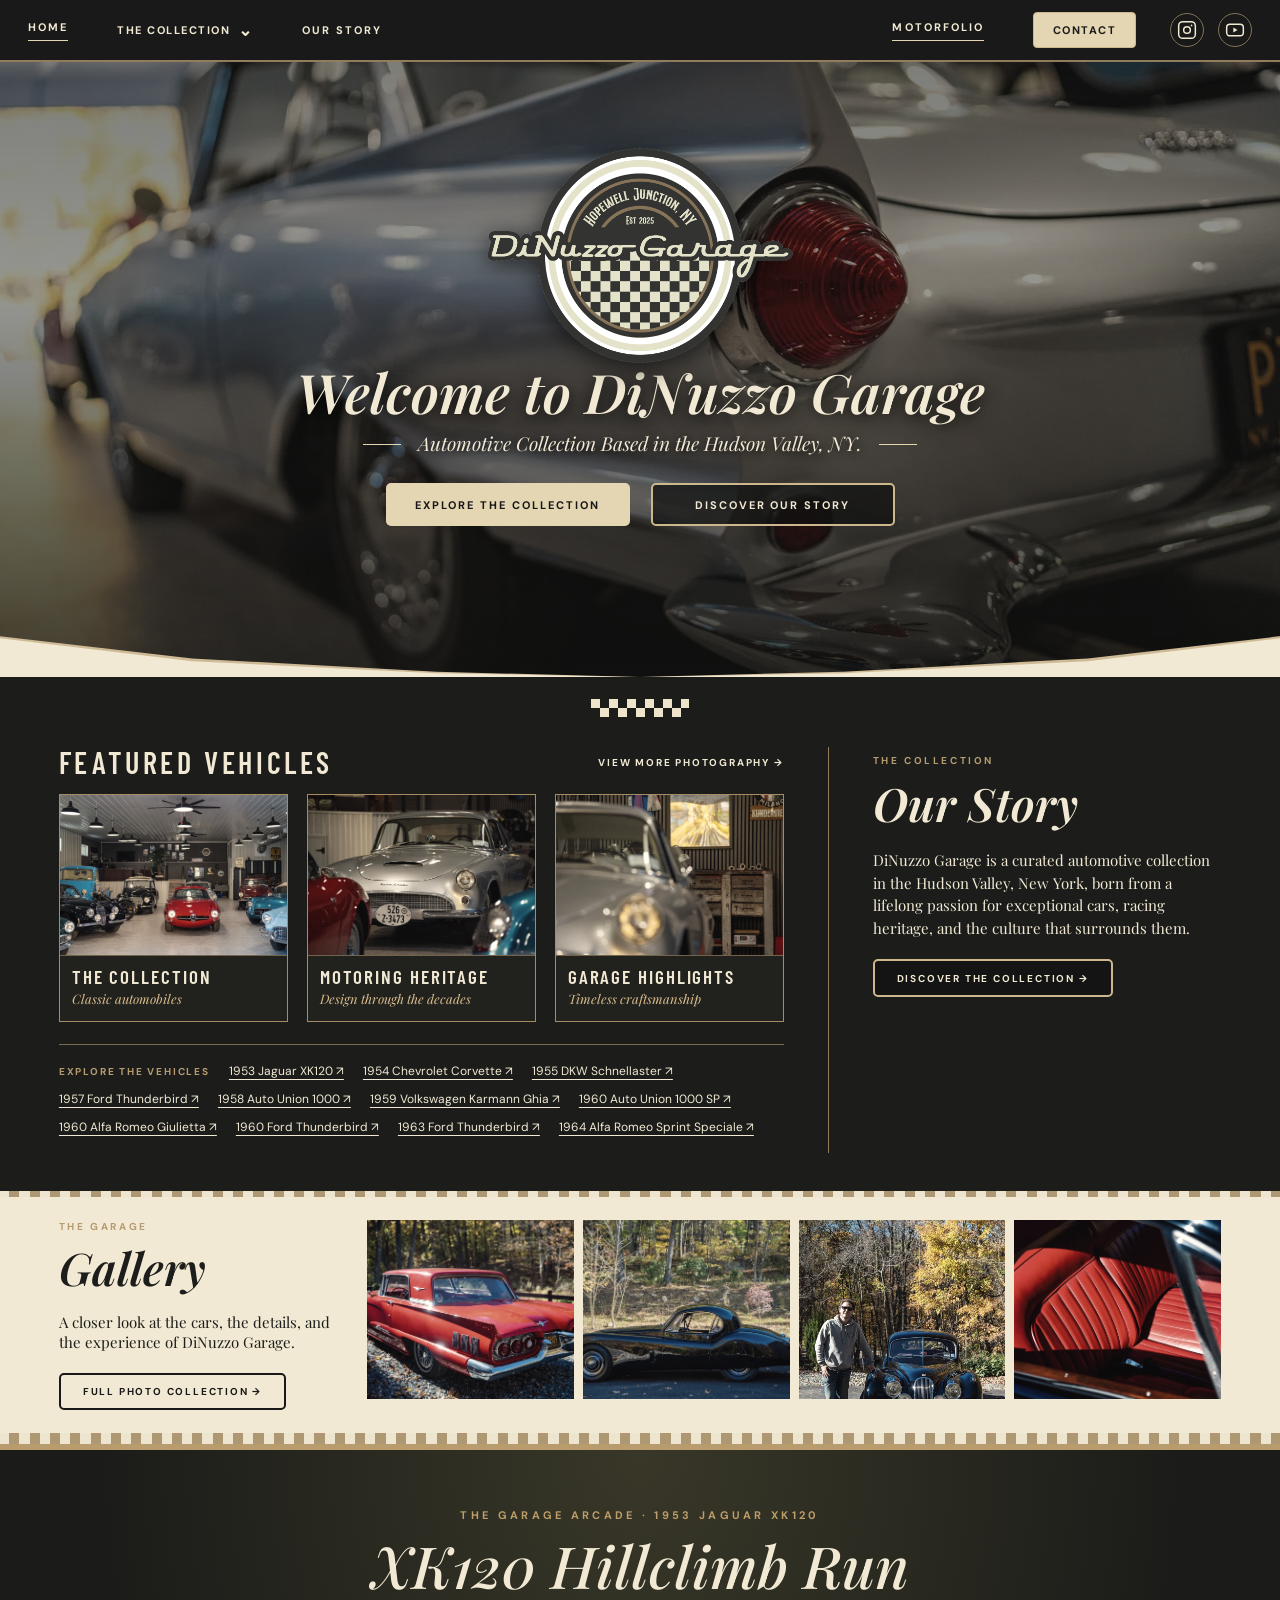
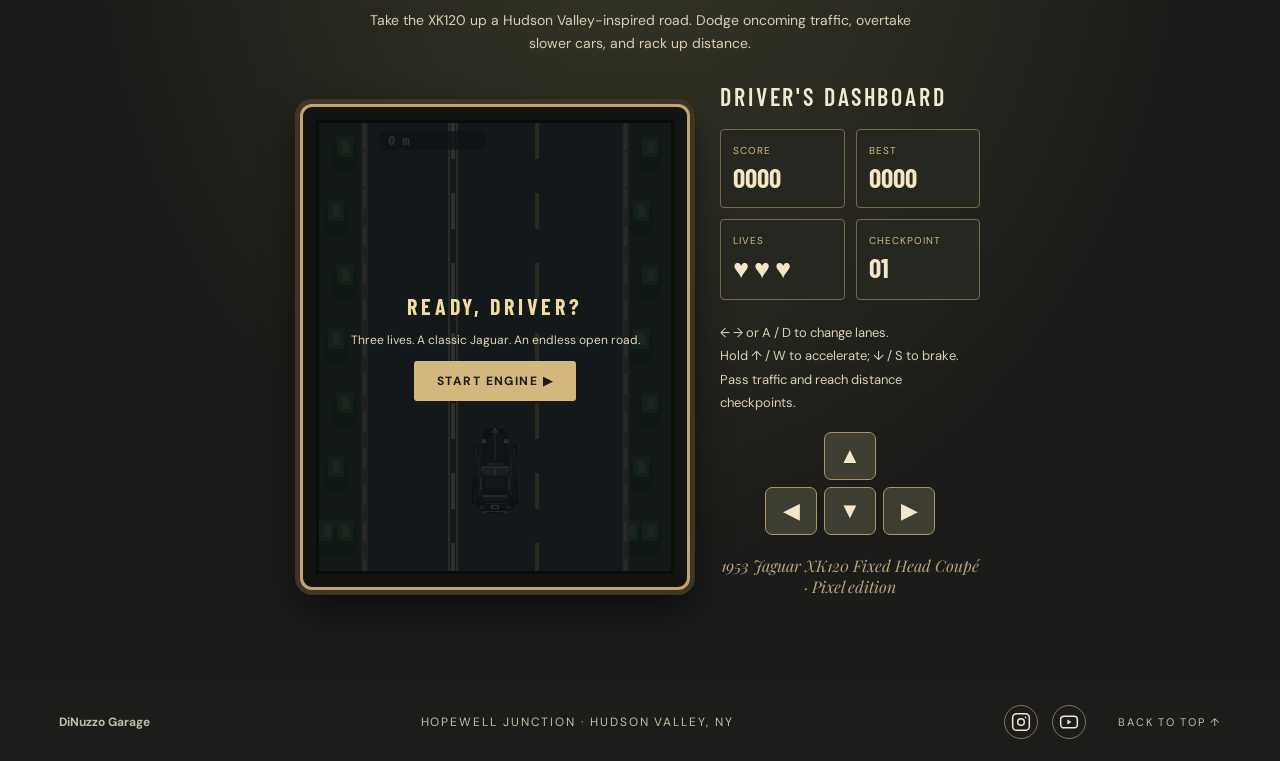
<file: index.html>
<!doctype html><html lang="en"><head><meta charset="utf-8"><meta name="viewport" content="width=device-width,initial-scale=1"><meta name="theme-color" content="#1c1d1b"><meta name="description" content="DiNuzzo Garage — a curated automotive collection based in the Hudson Valley, NY."><title>DiNuzzo Garage — Hudson Valley Automotive Collection</title><link rel="preconnect" href="https://fonts.googleapis.com"><link rel="preconnect" href="https://fonts.gstatic.com" crossorigin><link href="https://fonts.googleapis.com/css2?family=Barlow+Condensed:wght@500;600;700&family=DM+Sans:wght@400;500;600;700&family=Playfair+Display:ital,wght@0,500;0,600;1,500;1,600&display=swap" rel="stylesheet"><style>
:root{--night:#1c1d1b;--night2:#252622;--cream:#f1e9d3;--warm:#e4d5b3;--bronze:#b69b70;--muted:#d0c7ad}*{box-sizing:border-box}html{scroll-behavior:smooth}body{margin:0;background:var(--night);color:var(--cream);font-family:'DM Sans',sans-serif}a{text-decoration:none;color:inherit}button,a{ -webkit-tap-highlight-color:transparent}a:focus-visible{outline:2px solid var(--warm);outline-offset:4px}.navwrap{position:relative;z-index:3;height:62px;background:#181918;display:flex;align-items:center;justify-content:space-between;border-bottom:2px solid #917c5e;padding:0 max(28px,calc((100vw - 1450px)/2))}.navgroup{display:flex;align-items:center;gap:clamp(16px,3.8vw,61px)}.navgroup a{font-size:11px;font-weight:700;letter-spacing:.19em;text-transform:uppercase;white-space:nowrap}.navgroup a:hover{color:var(--bronze)}.navgroup a:first-child{border-bottom:1px solid var(--warm);padding-bottom:6px}.mobilebrand{display:none;font-family:'Playfair Display',serif;font-size:23px;font-style:italic}.hero{min-height:590px;position:relative;isolation:isolate;display:flex;flex-direction:column;align-items:center;justify-content:center;text-align:center;overflow:hidden;padding:104px 24px 116px}.hero:before{content:'';position:absolute;inset:0;z-index:-2;background:url('assets/DSC05730.webp') center 54%/cover no-repeat;filter:sepia(.19) saturate(.77)}.hero:after{content:'';position:absolute;inset:0;z-index:-1;background:linear-gradient(180deg,#0f100f8a 0%,#0f100f70 38%,#0f100fca 100%)}.logowrap{width:clamp(220px,24vw,340px);margin:-54px auto -4px;filter:drop-shadow(0 5px 13px #000a)}.logowrap img{width:100%;display:block}.hero h1{font-family:'Playfair Display',serif;font-style:italic;font-weight:600;font-size:clamp(39px,4.25vw,74px);line-height:1.1;margin:2px 0 9px;text-shadow:0 3px 18px #000}.subtitle{font-family:'Playfair Display',serif;font-style:italic;font-size:clamp(17px,1.5vw,25px);margin:0 0 27px;text-shadow:0 2px 8px #000}.subtitle:before,.subtitle:after{content:'';display:inline-block;width:38px;border-top:1px solid var(--warm);margin:0 17px 6px}.buttons{display:flex;justify-content:center;gap:21px;flex-wrap:wrap}.btn{display:inline-flex;align-items:center;justify-content:center;min-width:244px;min-height:43px;padding:10px 22px;border-radius:5px;border:2px solid #cdb78c;font-size:11px;font-weight:700;text-transform:uppercase;letter-spacing:.18em;transition:transform .2s,background .2s}.btn:hover{transform:translateY(-2px)}.btn.filled{background:var(--warm);border-color:var(--warm);color:#151615}.btn.line{background:#111b;color:var(--cream)}.curved{position:absolute;bottom:0;left:-3%;width:106%;height:58px;background:#ceb995;clip-path:polygon(0 22%,17% 68%,35% 91%,50% 100%,65% 91%,83% 68%,100% 22%,100% 100%,0 100%)}.curved:after{content:'';position:absolute;inset:10px 0 0;background:var(--cream);clip-path:polygon(0 10%,17% 67%,35% 92%,50% 100%,65% 92%,83% 67%,100% 10%,100% 100%,0 100%)}.mini-check{width:98px;height:18px;margin:-11px auto 24px;position:relative;z-index:1;background:conic-gradient(#1c1d1b 25%,#eee4cb 0 50%,#1c1d1b 0 75%,#eee4cb 0) 0 0/18px 18px;border:6px solid var(--night);box-sizing:content-box}.content{max-width:1550px;margin:auto;padding:0 clamp(22px,4.6vw,76px)}.showcase{background:var(--night);padding:27px 0 38px}.showcase-grid{display:grid;grid-template-columns:minmax(0,1.75fr) minmax(270px,.95fr);gap:44px}.sectionhead{display:flex;align-items:center;justify-content:space-between;margin:0 0 17px;gap:12px}.kicker{color:var(--bronze);font-size:10px;text-transform:uppercase;font-weight:700;letter-spacing:.26em}.display-title{font-family:'Barlow Condensed',sans-serif;font-size:30px;letter-spacing:.12em;text-transform:uppercase;font-weight:600;margin:0;line-height:1}.more{font-size:10px;text-transform:uppercase;letter-spacing:.18em;font-weight:700;white-space:nowrap}.vehicle-grid{display:grid;grid-template-columns:repeat(3,minmax(0,1fr));gap:19px}.vehicle{display:block;border:1px solid #a68c60;overflow:hidden;background:#21221e}.vehicle img{width:100%;height:160px;object-fit:cover;display:block;filter:saturate(.78) sepia(.13);transition:transform .4s}.vehicle:hover img{transform:scale(1.05)}.vehicle-caption{padding:9px 12px 12px;border-top:1px solid #74634b}.vehicle-caption strong{font-family:'Barlow Condensed',sans-serif;font-weight:600;font-size:19px;letter-spacing:.1em;text-transform:uppercase;display:block}.vehicle-caption em{font-family:'Playfair Display',serif;font-style:italic;font-size:13px;color:#dbbc8c}.story{border-left:1px solid #947d59;padding:7px 0 5px 44px;position:relative;min-width:0}.story:after{content:'';position:absolute;inset:-5px -30px -25px 47%;z-index:-1;background:url('assets/DSC05734.webp') center/cover;opacity:.18;filter:grayscale(1)}.story h2,.gallery h2{font-family:'Playfair Display',serif;font-size:46px;font-weight:600;font-style:italic;margin:5px 0 12px}.story p{font-family:'Playfair Display',serif;line-height:1.5;font-size:15px;max-width:340px;margin-bottom:20px}.story .btn{min-width:0;font-size:10px;min-height:38px}.gallery{background:var(--cream);color:#1d1d1b;border-top:6px solid #b7a17a;border-bottom:11px solid transparent;border-image:repeating-linear-gradient(90deg,#ae9873 0 10px,#eee5d1 10px 20px) 11}.gallery-inner{max-width:1550px;margin:auto;display:grid;grid-template-columns:280px 1fr;gap:28px;padding:23px clamp(22px,4.6vw,76px)}.gallery-copy h2{font-size:45px;margin:4px 0 6px}.gallery-copy p{font-family:'Playfair Display',serif;font-size:15px;line-height:1.35}.gallery-copy .btn{min-width:0;min-height:34px;color:#171817;border-color:#171817;font-size:10px;margin-top:5px}.gallery-strip{display:grid;grid-template-columns:repeat(4,minmax(0,1fr));gap:9px}.gallery-strip img{display:block;width:100%;height:179px;object-fit:cover;filter:saturate(.74) sepia(.12);transition:filter .2s}.gallery-strip a:hover img{filter:none}.footer{padding:22px clamp(22px,4.6vw,76px);display:flex;align-items:center;justify-content:space-between;gap:14px;background:var(--night);font-size:12px;color:#c1bda9}.footer span{letter-spacing:.16em}.footer a{font-size:11px;text-transform:uppercase;letter-spacing:.16em}img{max-width:100%}@media(min-width:1100px){.hero{min-height:615px}}@media(max-width:930px){.navwrap{padding:0 20px}.navgroup{gap:15px}.navgroup a{font-size:10px;letter-spacing:.07em}.showcase-grid{grid-template-columns:1fr}.story{border-left:0;border-top:1px solid #967d59;padding:24px 0}.story:after{display:none}.gallery-inner{grid-template-columns:1fr}.gallery-strip img{height:205px}}@media(max-width:600px){.navgroup{display:none}.mobilebrand{display:block}.navwrap{justify-content:center}.hero{min-height:590px;padding:90px 15px 95px}.logowrap{width:280px;margin:-35px auto 0}.hero h1{font-size:42px}.subtitle:before,.subtitle:after{width:13px;margin:0 5px 5px}.buttons{flex-direction:column;gap:10px}.btn{min-width:240px}.showcase{padding-top:12px}.vehicle-grid{grid-template-columns:1fr}.vehicle img{height:225px}.display-title{font-size:27px}.gallery-strip{grid-template-columns:repeat(2,minmax(0,1fr))}.gallery-strip img{height:155px}.gallery-inner{padding-top:30px}.footer{flex-direction:column;text-align:center}}@media(prefers-reduced-motion:reduce){html{scroll-behavior:auto}*{transition:none!important}}
.header-end,.footer-end{display:flex;align-items:center;gap:clamp(16px,2.5vw,32px)}.social-links{display:flex;align-items:center;gap:14px;flex-shrink:0}.social-icon{display:inline-flex;align-items:center;justify-content:center;width:34px;height:34px;color:var(--cream);border:1px solid #847258;border-radius:50%;transition:color .2s,border-color .2s,background .2s}.social-icon:hover{color:var(--night);background:var(--warm);border-color:var(--warm)}.social-icon svg{display:block;flex:none}.footer .social-icon{color:var(--cream);width:34px;height:34px}.navwrap .social-links{margin-left:2px}@media(max-width:930px){.header-end{gap:14px}.navwrap .social-links{gap:7px}.navwrap .social-icon{width:30px;height:30px}}@media(max-width:600px){.navwrap{justify-content:space-between}.mobilebrand{font-size:21px}.header-end{margin-left:auto}.navwrap .social-links{gap:8px}.navwrap .social-icon{width:34px;height:34px}.footer-end{flex-direction:column;gap:18px}.footer .social-links{gap:18px}}.hero:before{z-index:-3}.hero-video{position:absolute;inset:0;z-index:-2;overflow:hidden;pointer-events:none}.hero-video iframe{position:absolute;top:50%;left:50%;width:100vw;height:56.25vw;min-width:177.78vh;min-height:100vh;transform:translate(-50%,-50%);border:0;pointer-events:none}@media(prefers-reduced-motion:reduce){.hero-video{display:none}}.collection-pages{display:flex;flex-wrap:wrap;align-items:center;gap:12px 19px;margin-top:22px;padding:18px 0;border-top:1px solid #78694f}.collection-pages span{font-size:10px;text-transform:uppercase;letter-spacing:.18em;color:#b69b70;font-weight:700}.collection-pages a{font-size:12px;color:#f1e9d3;text-decoration:underline;text-underline-offset:4px}.collection-pages a:hover{color:#b69b70}.collection-dropdown{position:relative;z-index:60;flex-shrink:0}.collection-dropdown summary{display:flex;align-items:center;gap:7px;cursor:pointer;list-style:none;font-size:11px;font-weight:700;letter-spacing:.14em;text-transform:uppercase;white-space:nowrap;user-select:none;color:var(--cream)}.collection-dropdown summary::-webkit-details-marker{display:none}.collection-dropdown summary:focus-visible{outline:2px solid var(--warm);outline-offset:5px}.collection-dropdown summary:hover,.collection-dropdown[open]>summary{color:var(--bronze)}.menu-chevron{font-size:17px;line-height:9px;transition:transform .2s}.collection-dropdown[open] .menu-chevron{transform:rotate(180deg)}.collection-panel{position:absolute;top:100%;left:-35px;width:min(620px,calc(100vw - 30px));max-height:min(76vh,700px);overflow:auto;background:#20211e;border:1px solid #b69b70;box-shadow:0 24px 54px #000a;text-align:left;padding:22px 25px 24px;z-index:100;display:none}.collection-dropdown[open]>.collection-panel{display:block}@media(hover:hover) and (pointer:fine){.collection-dropdown:hover>.collection-panel{display:block}.collection-dropdown:hover>summary{color:var(--bronze)}}.collection-panel-head{display:grid;gap:6px;padding:0 0 18px;border-bottom:1px solid #6b5d45}.collection-kicker{font-size:10px;letter-spacing:.2em;color:var(--bronze);font-weight:700}.collection-panel-head strong{font:italic 30px 'Playfair Display',serif;color:var(--cream)}.collection-panel-head>a{font-size:10px!important;font-weight:600;letter-spacing:.1em;text-transform:uppercase;color:var(--warm);text-decoration:underline;text-underline-offset:4px}.collection-menu-grid{display:grid;grid-template-columns:1fr 1fr;gap:3px 16px;padding-top:16px}.collection-menu-grid .collection-menu-item{display:grid;grid-template-columns:42px minmax(0,1fr) 14px;gap:7px;align-items:center;padding:12px 6px!important;border:0!important;border-bottom:1px solid #ffffff18!important;white-space:normal!important;letter-spacing:0!important;text-transform:none!important;text-decoration:none!important;color:var(--cream)}.collection-menu-item:hover,.collection-menu-item:focus-visible{background:#b69b7025!important;color:var(--warm)!important}.menu-year{font:600 12px 'DM Sans',sans-serif;color:var(--bronze)}.collection-menu-item strong{font:600 15px 'Barlow Condensed',sans-serif;letter-spacing:.045em}.menu-arrow{color:var(--bronze)}.mobile-collection{display:none}@media(max-width:700px){.collection-panel{left:50%;transform:translateX(-50%);width:min(94vw,500px);padding:18px 14px}.collection-menu-grid{grid-template-columns:1fr}.collection-menu-item{padding:10px 5px!important}.collection-panel-head strong{font-size:26px}}@media(max-width:600px){.mobile-collection{display:block;position:absolute;right:12px;top:23px}.mobile-collection .collection-panel{left:auto;right:-6px;transform:none}.mobile-collection summary{font-size:10px;letter-spacing:.04em}.navwrap{position:relative;z-index:50}}.contact-nav-button{display:inline-flex!important;align-items:center;justify-content:center;padding:10px 19px!important;min-height:36px;border:1px solid #cdb78c!important;border-radius:4px;background:#e4d5b3!important;color:#181918!important;font-family:'DM Sans',sans-serif;font-size:11px!important;line-height:1;letter-spacing:.13em!important;font-weight:700!important;text-transform:uppercase;white-space:nowrap;transition:background .2s,transform .2s}.contact-nav-button:hover{background:#f1e9d3!important;color:#181918!important;transform:translateY(-1px)}.contact-nav-button:focus-visible{outline:2px solid #f1e9d3;outline-offset:3px}</style><link rel="preload" as="image" href="assets/DSC05730.webp" fetchpriority="high"><link rel="icon" type="image/svg+xml" href="/favicon.svg"><link rel="stylesheet" href="/garage-racer.css"></head><body>
<header class="navwrap"><nav class="navgroup" aria-label="Primary"><a href="#home">Home</a><details class="collection-dropdown"><summary>THE COLLECTION <span class="menu-chevron" aria-hidden="true">⌄</span></summary><div class="collection-panel"><div class="collection-panel-head"><strong>Explore the Collection</strong></div><div class="collection-menu-grid"><a class="collection-menu-item" href="/1953-jaguar-xk120"><span class="menu-year">1953</span><strong>Jaguar XK120</strong><span class="menu-arrow" aria-hidden="true">↗</span></a><a class="collection-menu-item" href="/1954-chevrolet-corvette"><span class="menu-year">1954</span><strong>Chevrolet Corvette</strong><span class="menu-arrow" aria-hidden="true">↗</span></a><a class="collection-menu-item" href="/1955-dkw-schnellaster"><span class="menu-year">1955</span><strong>DKW Schnellaster</strong><span class="menu-arrow" aria-hidden="true">↗</span></a><a class="collection-menu-item" href="/1957-ford-thunderbird"><span class="menu-year">1957</span><strong>Ford Thunderbird</strong><span class="menu-arrow" aria-hidden="true">↗</span></a><a class="collection-menu-item" href="/1958-auto-union-1000"><span class="menu-year">1958</span><strong>Auto Union 1000</strong><span class="menu-arrow" aria-hidden="true">↗</span></a><a class="collection-menu-item" href="/1959-volkswagen-karmann-ghia"><span class="menu-year">1959</span><strong>Volkswagen Karmann Ghia</strong><span class="menu-arrow" aria-hidden="true">↗</span></a><a class="collection-menu-item" href="/1960-auto-union-1000-sp"><span class="menu-year">1960</span><strong>Auto Union 1000 SP</strong><span class="menu-arrow" aria-hidden="true">↗</span></a><a class="collection-menu-item" href="/1960-alfa-romeo-giulietta"><span class="menu-year">1960</span><strong>Alfa Romeo Giulietta</strong><span class="menu-arrow" aria-hidden="true">↗</span></a><a class="collection-menu-item" href="/1960-ford-thunderbird"><span class="menu-year">1960</span><strong>Ford Thunderbird</strong><span class="menu-arrow" aria-hidden="true">↗</span></a><a class="collection-menu-item" href="/1963-ford-thunderbird"><span class="menu-year">1963</span><strong>Ford Thunderbird</strong><span class="menu-arrow" aria-hidden="true">↗</span></a><a class="collection-menu-item" href="/1964-alfa-romeo-sprint-speciale"><span class="menu-year">1964</span><strong>Alfa Romeo Sprint Speciale</strong><span class="menu-arrow" aria-hidden="true">↗</span></a></div></div></details><a href="#story">Our Story</a></nav><a class="mobilebrand" href="#home">DiNuzzo Garage</a><div class="mobile-collection"><details class="collection-dropdown"><summary>THE COLLECTION <span class="menu-chevron" aria-hidden="true">⌄</span></summary><div class="collection-panel"><div class="collection-panel-head"><strong>Explore the Collection</strong></div><div class="collection-menu-grid"><a class="collection-menu-item" href="/1953-jaguar-xk120"><span class="menu-year">1953</span><strong>Jaguar XK120</strong><span class="menu-arrow" aria-hidden="true">↗</span></a><a class="collection-menu-item" href="/1954-chevrolet-corvette"><span class="menu-year">1954</span><strong>Chevrolet Corvette</strong><span class="menu-arrow" aria-hidden="true">↗</span></a><a class="collection-menu-item" href="/1955-dkw-schnellaster"><span class="menu-year">1955</span><strong>DKW Schnellaster</strong><span class="menu-arrow" aria-hidden="true">↗</span></a><a class="collection-menu-item" href="/1957-ford-thunderbird"><span class="menu-year">1957</span><strong>Ford Thunderbird</strong><span class="menu-arrow" aria-hidden="true">↗</span></a><a class="collection-menu-item" href="/1958-auto-union-1000"><span class="menu-year">1958</span><strong>Auto Union 1000</strong><span class="menu-arrow" aria-hidden="true">↗</span></a><a class="collection-menu-item" href="/1959-volkswagen-karmann-ghia"><span class="menu-year">1959</span><strong>Volkswagen Karmann Ghia</strong><span class="menu-arrow" aria-hidden="true">↗</span></a><a class="collection-menu-item" href="/1960-auto-union-1000-sp"><span class="menu-year">1960</span><strong>Auto Union 1000 SP</strong><span class="menu-arrow" aria-hidden="true">↗</span></a><a class="collection-menu-item" href="/1960-alfa-romeo-giulietta"><span class="menu-year">1960</span><strong>Alfa Romeo Giulietta</strong><span class="menu-arrow" aria-hidden="true">↗</span></a><a class="collection-menu-item" href="/1960-ford-thunderbird"><span class="menu-year">1960</span><strong>Ford Thunderbird</strong><span class="menu-arrow" aria-hidden="true">↗</span></a><a class="collection-menu-item" href="/1963-ford-thunderbird"><span class="menu-year">1963</span><strong>Ford Thunderbird</strong><span class="menu-arrow" aria-hidden="true">↗</span></a><a class="collection-menu-item" href="/1964-alfa-romeo-sprint-speciale"><span class="menu-year">1964</span><strong>Alfa Romeo Sprint Speciale</strong><span class="menu-arrow" aria-hidden="true">↗</span></a></div></div></details></div><div class="header-end"><nav class="navgroup" aria-label="Explore"><a href="/app">Motorfolio</a><a class="contact-nav-button" href="mailto:rkdinuzzo@gmail.com">Contact</a></nav><div class="social-links" aria-label="Social media"><a class="social-icon" href="https://www.instagram.com/dinuzzogarage" target="_blank" rel="noopener noreferrer" aria-label="DiNuzzo Garage on Instagram" title="Instagram"><svg xmlns="http://www.w3.org/2000/svg" width="20" height="20" viewBox="0 0 24 24" fill="none" stroke="currentColor" stroke-width="1.8" stroke-linecap="round" stroke-linejoin="round" aria-hidden="true"><rect x="2" y="2" width="20" height="20" rx="5"/><circle cx="12" cy="12" r="4"/><circle cx="17.5" cy="6.5" r="1" fill="currentColor" stroke="none"/></svg></a><a class="social-icon" href="https://www.youtube.com/@DiNuzzoGarage" target="_blank" rel="noopener noreferrer" aria-label="DiNuzzo Garage on YouTube" title="YouTube"><svg xmlns="http://www.w3.org/2000/svg" width="22" height="20" viewBox="0 0 24 24" fill="none" stroke="currentColor" stroke-width="1.8" stroke-linecap="round" stroke-linejoin="round" aria-hidden="true"><rect x="2" y="5" width="20" height="14" rx="4"/><path d="m10 9 5 3-5 3z" fill="currentColor" stroke="none"/></svg></a></div></div></header>
<main><section class="hero" id="home"><div class="hero-video" aria-hidden="true"><iframe src="https://www.youtube-nocookie.com/embed/vemUMNwLACA?autoplay=1&amp;mute=1&amp;controls=0&amp;loop=1&amp;playlist=vemUMNwLACA&amp;playsinline=1&amp;rel=0" title="DiNuzzo Garage collection overview video" tabindex="-1" loading="eager" allow="autoplay; encrypted-media; picture-in-picture" referrerpolicy="strict-origin-when-cross-origin"></iframe></div><div class="logowrap"><img src="[data-uri]" width="320" height="217" alt="DiNuzzo Garage — Hopewell Junction, NY, Est. 2025"></div><h1>Welcome to DiNuzzo Garage</h1><p class="subtitle">Automotive Collection Based in the Hudson Valley, NY.</p><div class="buttons"><a class="btn filled" href="#collection">Explore the Collection</a><a class="btn line" href="#story">Discover Our Story</a></div><div class="curved" aria-hidden="true"></div></section><section class="showcase" id="collection"><div class="mini-check" aria-hidden="true"></div><div class="content showcase-grid"><div><div class="sectionhead"><h2 class="display-title">Featured Vehicles</h2><a class="more" href="#gallery">View More Photography &rarr;</a></div><div class="vehicle-grid"><a class="vehicle" href="#gallery"><img src="assets/DSC05714.webp" alt="Automobile from the DiNuzzo Garage photo collection" loading="lazy"><div class="vehicle-caption"><strong>The Collection</strong><em>Classic automobiles</em></div></a><a class="vehicle" href="#gallery"><img src="assets/DSC05738.webp" alt="Classic automobile photographed for DiNuzzo Garage" loading="lazy"><div class="vehicle-caption"><strong>Motoring Heritage</strong><em>Design through the decades</em></div></a><a class="vehicle" href="#gallery"><img src="assets/DSC05744.webp" alt="Detail from the DiNuzzo Garage vehicle photo collection" loading="lazy"><div class="vehicle-caption"><strong>Garage Highlights</strong><em>Timeless craftsmanship</em></div></a></div><nav class="collection-pages" aria-label="Individual vehicle profiles"><span>Explore the vehicles</span><a href="/1953-jaguar-xk120">1953 Jaguar XK120 ↗</a><a href="/1954-chevrolet-corvette">1954 Chevrolet Corvette ↗</a><a href="/1955-dkw-schnellaster">1955 DKW Schnellaster ↗</a><a href="/1957-ford-thunderbird">1957 Ford Thunderbird ↗</a><a href="/1958-auto-union-1000">1958 Auto Union 1000 ↗</a><a href="/1959-volkswagen-karmann-ghia">1959 Volkswagen Karmann Ghia ↗</a><a href="/1960-auto-union-1000-sp">1960 Auto Union 1000 SP ↗</a><a href="/1960-alfa-romeo-giulietta">1960 Alfa Romeo Giulietta ↗</a><a href="/1960-ford-thunderbird">1960 Ford Thunderbird ↗</a><a href="/1963-ford-thunderbird">1963 Ford Thunderbird ↗</a><a href="/1964-alfa-romeo-sprint-speciale">1964 Alfa Romeo Sprint Speciale ↗</a></nav></div><aside class="story" id="story"><div class="kicker">The Collection</div><h2>Our Story</h2><p>DiNuzzo Garage is a curated automotive collection in the Hudson Valley, New York, born from a lifelong passion for exceptional cars, racing heritage, and the culture that surrounds them.</p><a class="btn line" href="#gallery">Discover the Collection &rarr;</a></aside></div></section><section class="gallery" id="gallery"><div class="gallery-inner"><div class="gallery-copy"><div class="kicker">The Garage</div><h2>Gallery</h2><p>A closer look at the cars, the details, and the experience of DiNuzzo Garage.</p><a class="btn" href="https://www.dropbox.com/scl/fo/p8mkttz20mv8009mtdx49/ABcL8wneknG1U3tuXr76FQo?rlkey=kaatqsnf5gxjr95nyj5ltj52g&dl=0" target="_blank" rel="noopener noreferrer">Full Photo Collection &rarr;</a></div><div class="gallery-strip"><a href="https://www.dropbox.com/scl/fi/4yp1clnfsxxhoc7etu2e8/DSC05749.jpg?rlkey=km32qruv9nqy15gj62bzng2y9&raw=1" target="_blank" rel="noopener noreferrer"><img src="assets/DSC05749.webp" loading="lazy" alt="DiNuzzo Garage photography, image one"></a><a href="https://www.dropbox.com/scl/fi/gxfd0i4jw5gqmmwuzvkrj/DSC05754.jpg?rlkey=743sw1l9fsk9wq4xbiuoj0an7&raw=1" target="_blank" rel="noopener noreferrer"><img src="assets/DSC05754.webp" loading="lazy" alt="DiNuzzo Garage photography, image two"></a><a href="https://www.dropbox.com/scl/fi/eyt1ezumez07ffa73n3aw/DSC05757.jpg?rlkey=t3e4mpblllidei0ne56ehtt5e&raw=1" target="_blank" rel="noopener noreferrer"><img src="assets/DSC05757.webp" loading="lazy" alt="DiNuzzo Garage photography, image three"></a><a href="https://www.dropbox.com/scl/fi/xqle5wwsgesjo5btwfufb/DSC05762.jpg?rlkey=bc06vc6huz5qx6p6l8qi0zmgp&raw=1" target="_blank" rel="noopener noreferrer"><img src="assets/DSC05762.webp" loading="lazy" alt="DiNuzzo Garage photography, image four"></a></div></div></section><section id="garage-arcade" aria-label="DiNuzzo Garage retro racing game"><div class="arcade-inner"><div class="arcade-kicker">THE GARAGE ARCADE · 1953 JAGUAR XK120</div><h2>XK120 Hillclimb Run</h2><p class="arcade-desc">Take the XK120 up a Hudson Valley-inspired road. Dodge oncoming traffic, overtake slower cars, and rack up distance.</p><div class="arcade-shell"><div class="arcade-machine"><div class="arcade-screen"><canvas id="arcade-canvas" width="352" height="448" tabindex="0" aria-label="XK120 hillclimb racing game. Use left and right to change lanes. Hold up to accelerate and down to brake."></canvas><div id="arcade-overlay" class="arcade-overlay"><strong id="arcade-message">READY, DRIVER?</strong><span id="arcade-submessage">Three lives. A classic Jaguar. An endless open road.</span><button class="arcade-play" id="arcade-start" type="button">START ENGINE ▶</button></div></div></div><aside class="arcade-info"><h3>Driver's Dashboard</h3><div class="arcade-scores"><div class="arcade-stat"><span>Score</span><strong id="arcade-score" aria-live="polite">0000</strong></div><div class="arcade-stat"><span>Best</span><strong id="arcade-best">0000</strong></div><div class="arcade-stat"><span>Lives</span><strong id="arcade-lives">♥ ♥ ♥</strong></div><div class="arcade-stat"><span>Checkpoint</span><strong id="arcade-level">01</strong></div></div><p class="arcade-instructions">← → or A / D to change lanes.<br>Hold ↑ / W to accelerate; ↓ / S to brake.<br>Pass traffic and reach distance checkpoints.</p><div class="arcade-controls" aria-label="Touch game controls"><button type="button" class="up" data-drive="up" aria-label="Accelerate">▲</button><button type="button" class="left" data-drive="left" aria-label="Change lane left">◀</button><button type="button" class="down" data-drive="down" aria-label="Brake">▼</button><button type="button" class="right" data-drive="right" aria-label="Change lane right">▶</button></div><p class="arcade-tagline">1953 Jaguar XK120 Fixed Head Coupé · Pixel edition</p></aside></div></div></section></main><footer id="footer" class="footer"><strong>DiNuzzo Garage</strong><span>HOPEWELL JUNCTION · HUDSON VALLEY, NY</span><div class="footer-end"><div class="social-links" aria-label="Social media"><a class="social-icon" href="https://www.instagram.com/dinuzzogarage" target="_blank" rel="noopener noreferrer" aria-label="DiNuzzo Garage on Instagram" title="Instagram"><svg xmlns="http://www.w3.org/2000/svg" width="20" height="20" viewBox="0 0 24 24" fill="none" stroke="currentColor" stroke-width="1.8" stroke-linecap="round" stroke-linejoin="round" aria-hidden="true"><rect x="2" y="2" width="20" height="20" rx="5"/><circle cx="12" cy="12" r="4"/><circle cx="17.5" cy="6.5" r="1" fill="currentColor" stroke="none"/></svg></a><a class="social-icon" href="https://www.youtube.com/@DiNuzzoGarage" target="_blank" rel="noopener noreferrer" aria-label="DiNuzzo Garage on YouTube" title="YouTube"><svg xmlns="http://www.w3.org/2000/svg" width="22" height="20" viewBox="0 0 24 24" fill="none" stroke="currentColor" stroke-width="1.8" stroke-linecap="round" stroke-linejoin="round" aria-hidden="true"><rect x="2" y="5" width="20" height="14" rx="4"/><path d="m10 9 5 3-5 3z" fill="currentColor" stroke="none"/></svg></a></div><a href="#home">Back to top &uarr;</a></div></footer><script defer src="/garage-racer.js"></script></body></html>
</file>
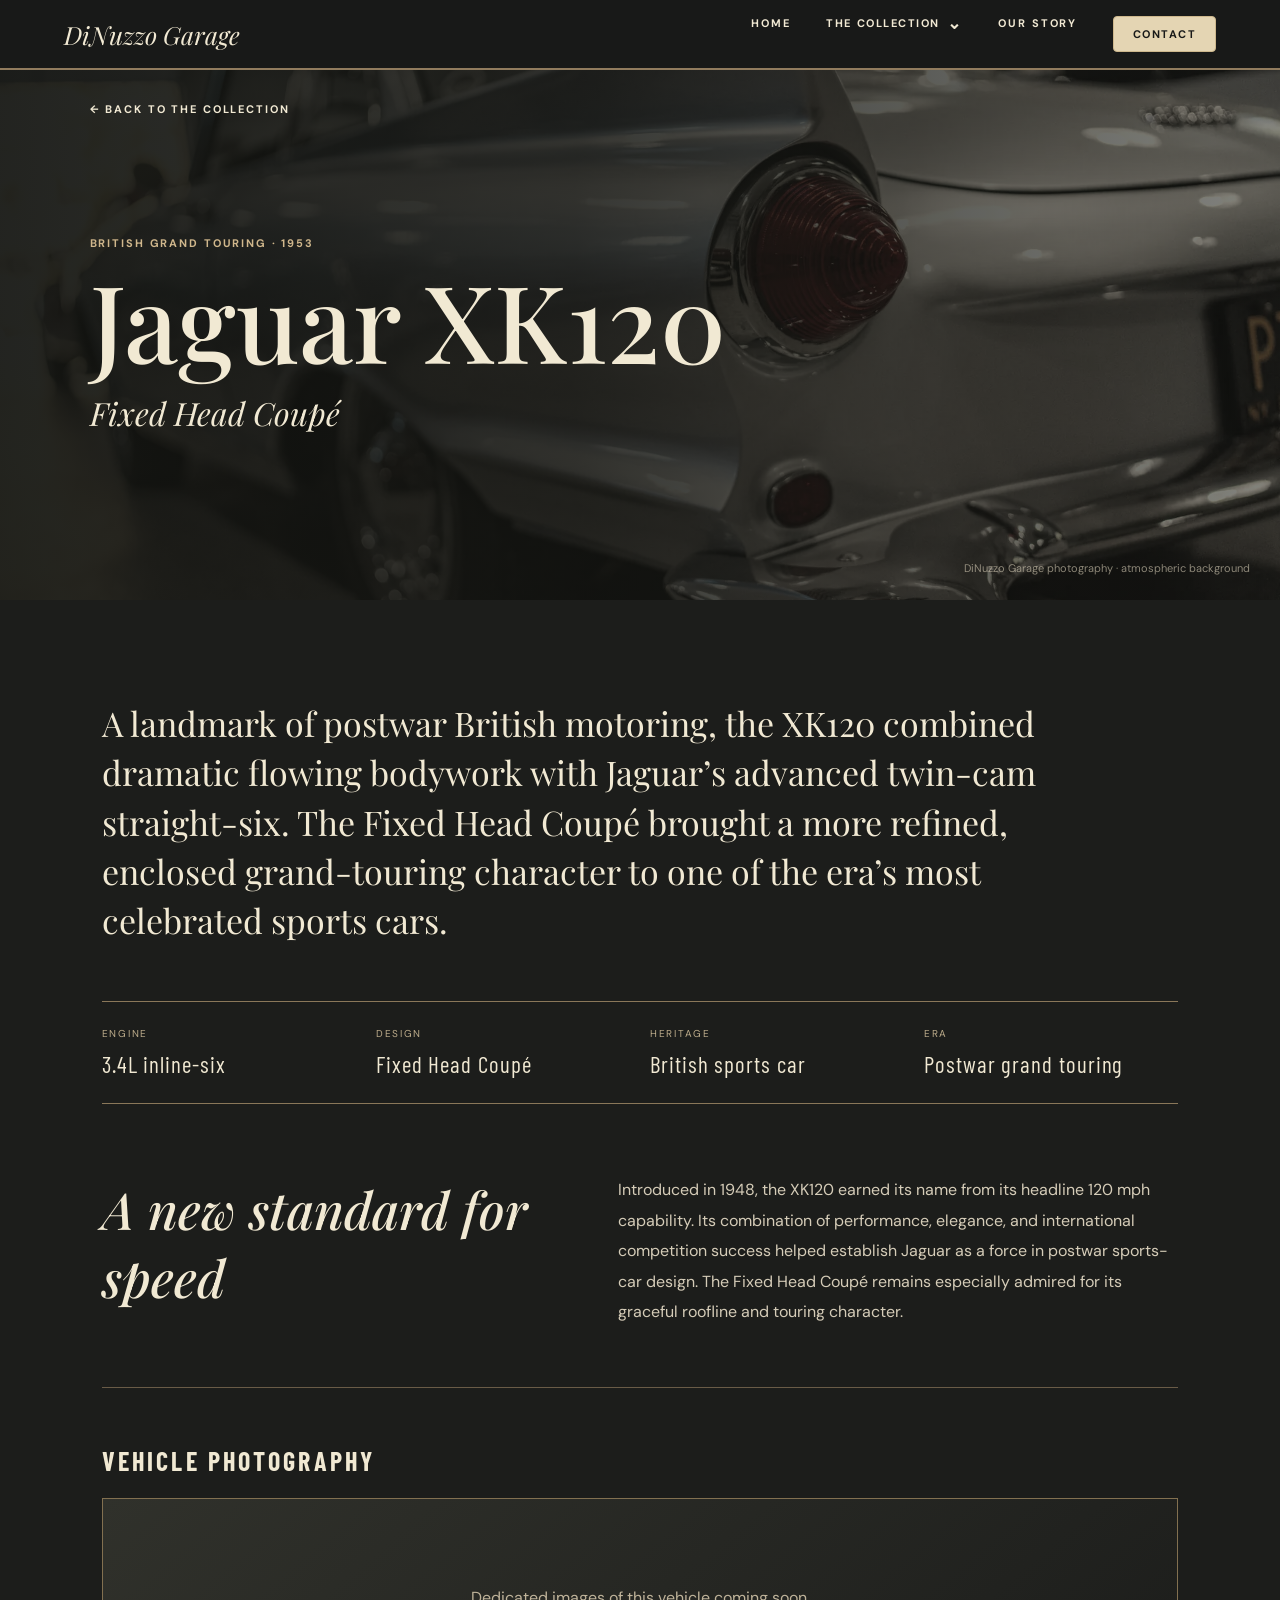
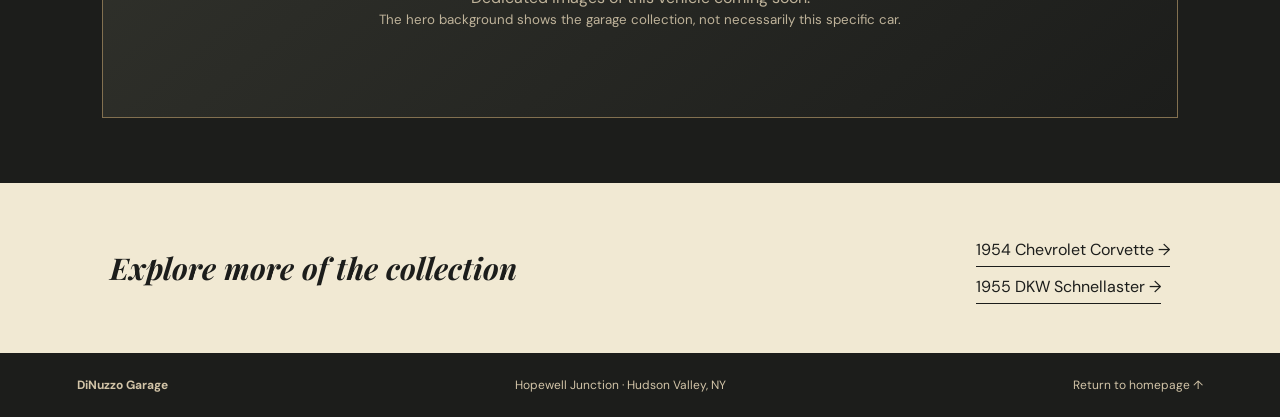
<file: 1953-jaguar-xk120/index.html>
<!doctype html><html lang="en"><head><meta charset="utf-8"><meta name="viewport" content="width=device-width,initial-scale=1"><meta name="theme-color" content="#1c1d1b"><meta name="description" content="1953 Jaguar XK120 — Fixed Head Coupé, DiNuzzo Garage automotive collection in Hudson Valley, New York."><link rel="canonical" href="https://dinuzzogarage.com/1953-jaguar-xk120"><title>1953 Jaguar XK120 | DiNuzzo Garage</title><link rel="preconnect" href="https://fonts.googleapis.com"><link rel="preconnect" href="https://fonts.gstatic.com" crossorigin><link href="https://fonts.googleapis.com/css2?family=Barlow+Condensed:wght@500;600;700&family=DM+Sans:wght@400;500;600;700&family=Playfair+Display:ital,wght@0,500;0,600;1,500;1,600&display=swap" rel="stylesheet"><style>:root{--night:#1c1d1b;--cream:#f1e9d3;--warm:#e4d5b3;--bronze:#b69b70}*{box-sizing:border-box}html{scroll-behavior:smooth}body{margin:0;background:var(--night);color:var(--cream);font-family:'DM Sans',sans-serif}a{color:inherit;text-decoration:none}a:focus-visible{outline:2px solid var(--warm);outline-offset:4px}.header{min-height:70px;display:flex;justify-content:space-between;align-items:center;gap:20px;padding:14px clamp(22px,5vw,88px);background:#181918;border-bottom:2px solid #917c5e}.brand{font-family:'Playfair Display',serif;font-size:25px;font-style:italic}.nav{display:flex;gap:clamp(12px,2.8vw,36px);flex-wrap:wrap}.nav a,.back,.eyebrow,.label,.next{font-size:11px;font-weight:700;text-transform:uppercase;letter-spacing:.17em}.nav a:hover,.back:hover,.next:hover{color:var(--bronze)}.hero{min-height:530px;padding:110px clamp(24px,7vw,120px);position:relative;display:flex;flex-direction:column;justify-content:center;overflow:hidden;isolation:isolate}.hero:before{content:'';position:absolute;inset:0;z-index:-2;background:var(--photo) center/cover no-repeat;filter:grayscale(.35) sepia(.25) saturate(.7)}.hero:after{content:'';position:absolute;inset:0;z-index:-1;background:linear-gradient(90deg,#121310ed 0%,#121310d9 45%,#12131085 100%)}.eyebrow,.label{color:#d0b78c}.hero h1{font-family:'Playfair Display',serif;font-size:clamp(55px,8.4vw,115px);line-height:.95;font-weight:500;margin:19px 0}.variant{font-family:'Playfair Display',serif;font-style:italic;font-size:clamp(21px,2.5vw,33px);margin:0}.hero .back{position:absolute;top:32px;left:clamp(24px,7vw,120px)}.note{position:absolute;bottom:25px;right:30px;font-size:11px;color:#ded4bd99}.wrap{max-width:1230px;margin:auto;padding:65px clamp(24px,6vw,85px)}.intro{font-family:'Playfair Display',serif;font-size:clamp(22px,2.7vw,34px);line-height:1.45;max-width:1000px}.facts{display:grid;grid-template-columns:repeat(4,1fr);border-top:1px solid #8a7759;border-bottom:1px solid #8a7759;margin:56px 0;gap:20px;padding:25px 0}.facts dt{color:#bdac8b;font-size:10px;letter-spacing:.17em;text-transform:uppercase;margin-bottom:10px}.facts dd{margin:0;font-family:'Barlow Condensed',sans-serif;font-size:23px;letter-spacing:.04em}.story{display:grid;grid-template-columns:1fr 1.2fr;gap:50px;padding:15px 0 60px}.story h2{font-family:'Playfair Display',serif;font-style:italic;font-size:clamp(35px,4vw,56px);font-weight:500;margin:0}.story p{line-height:1.9;color:#d5ccb8;margin:0;font-size:16px}.gallery{border-top:1px solid #695b47;padding-top:35px}.gallery h2{font-family:'Barlow Condensed',sans-serif;letter-spacing:.12em;font-size:26px;text-transform:uppercase}.placeholder{border:1px solid #827050;min-height:220px;display:grid;place-items:center;text-align:center;padding:40px;background:linear-gradient(140deg,#30312b,#1c1d1b);color:#bfb39a}.related{background:var(--cream);color:var(--night);padding:40px clamp(24px,6vw,85px)}.related-inner{max-width:1060px;margin:auto;display:flex;justify-content:space-between;align-items:center;gap:20px;flex-wrap:wrap}.related h2{font-family:'Playfair Display',serif;font-style:italic;font-size:30px;margin:0}.related a{border-bottom:1px solid currentColor;padding-bottom:6px}.footer{padding:24px clamp(24px,6vw,85px);display:flex;gap:20px;justify-content:space-between;flex-wrap:wrap;color:#d2c4a8;font-size:12px}@media(max-width:740px){.header{align-items:flex-start;flex-direction:column}.nav{gap:18px}.hero{min-height:510px;padding:125px 24px 90px}.hero .back{left:24px}.hero:after{background:linear-gradient(90deg,#121310eb,#121310a5)}.note{left:24px;right:auto}.facts{grid-template-columns:repeat(2,1fr)}.story{grid-template-columns:1fr;gap:20px}}.collection-dropdown{position:relative;z-index:60;flex-shrink:0}.collection-dropdown summary{display:flex;align-items:center;gap:7px;cursor:pointer;list-style:none;font-size:11px;font-weight:700;letter-spacing:.14em;text-transform:uppercase;white-space:nowrap;user-select:none;color:var(--cream)}.collection-dropdown summary::-webkit-details-marker{display:none}.collection-dropdown summary:focus-visible{outline:2px solid var(--warm);outline-offset:5px}.collection-dropdown summary:hover,.collection-dropdown[open]>summary{color:var(--bronze)}.menu-chevron{font-size:17px;line-height:9px;transition:transform .2s}.collection-dropdown[open] .menu-chevron{transform:rotate(180deg)}.collection-panel{position:absolute;top:100%;left:-35px;width:min(620px,calc(100vw - 30px));max-height:min(76vh,700px);overflow:auto;background:#20211e;border:1px solid #b69b70;box-shadow:0 24px 54px #000a;text-align:left;padding:22px 25px 24px;z-index:100;display:none}.collection-dropdown[open]>.collection-panel{display:block}@media(hover:hover) and (pointer:fine){.collection-dropdown:hover>.collection-panel{display:block}.collection-dropdown:hover>summary{color:var(--bronze)}}.collection-panel-head{display:grid;gap:6px;padding:0 0 18px;border-bottom:1px solid #6b5d45}.collection-kicker{font-size:10px;letter-spacing:.2em;color:var(--bronze);font-weight:700}.collection-panel-head strong{font:italic 30px 'Playfair Display',serif;color:var(--cream)}.collection-panel-head>a{font-size:10px!important;font-weight:600;letter-spacing:.1em;text-transform:uppercase;color:var(--warm);text-decoration:underline;text-underline-offset:4px}.collection-menu-grid{display:grid;grid-template-columns:1fr 1fr;gap:3px 16px;padding-top:16px}.collection-menu-grid .collection-menu-item{display:grid;grid-template-columns:42px minmax(0,1fr) 14px;gap:7px;align-items:center;padding:12px 6px!important;border:0!important;border-bottom:1px solid #ffffff18!important;white-space:normal!important;letter-spacing:0!important;text-transform:none!important;text-decoration:none!important;color:var(--cream)}.collection-menu-item:hover,.collection-menu-item:focus-visible{background:#b69b7025!important;color:var(--warm)!important}.menu-year{font:600 12px 'DM Sans',sans-serif;color:var(--bronze)}.collection-menu-item strong{font:600 15px 'Barlow Condensed',sans-serif;letter-spacing:.045em}.menu-arrow{color:var(--bronze)}.mobile-collection{display:none}@media(max-width:700px){.collection-panel{left:50%;transform:translateX(-50%);width:min(94vw,500px);padding:18px 14px}.collection-menu-grid{grid-template-columns:1fr}.collection-menu-item{padding:10px 5px!important}.collection-panel-head strong{font-size:26px}}@media(max-width:600px){.mobile-collection{display:block;position:absolute;right:12px;top:23px}.mobile-collection .collection-panel{left:auto;right:-6px;transform:none}.mobile-collection summary{font-size:10px;letter-spacing:.04em}.navwrap{position:relative;z-index:50}}.contact-nav-button{display:inline-flex!important;align-items:center;justify-content:center;padding:10px 19px!important;min-height:36px;border:1px solid #cdb78c!important;border-radius:4px;background:#e4d5b3!important;color:#181918!important;font-family:'DM Sans',sans-serif;font-size:11px!important;line-height:1;letter-spacing:.13em!important;font-weight:700!important;text-transform:uppercase;white-space:nowrap;transition:background .2s,transform .2s}.contact-nav-button:hover{background:#f1e9d3!important;color:#181918!important;transform:translateY(-1px)}.contact-nav-button:focus-visible{outline:2px solid #f1e9d3;outline-offset:3px}</style><link rel="icon" type="image/svg+xml" href="/favicon.svg"></head><body><header class="header" style="position:relative;z-index:50"><a class="brand" href="/">DiNuzzo Garage</a><nav class="nav" aria-label="Main navigation"><a href="/">Home</a><details class="collection-dropdown"><summary>THE COLLECTION <span class="menu-chevron" aria-hidden="true">⌄</span></summary><div class="collection-panel"><div class="collection-panel-head"><strong>Explore the Collection</strong></div><div class="collection-menu-grid"><a class="collection-menu-item" href="/1953-jaguar-xk120"><span class="menu-year">1953</span><strong>Jaguar XK120</strong><span class="menu-arrow" aria-hidden="true">↗</span></a><a class="collection-menu-item" href="/1954-chevrolet-corvette"><span class="menu-year">1954</span><strong>Chevrolet Corvette</strong><span class="menu-arrow" aria-hidden="true">↗</span></a><a class="collection-menu-item" href="/1955-dkw-schnellaster"><span class="menu-year">1955</span><strong>DKW Schnellaster</strong><span class="menu-arrow" aria-hidden="true">↗</span></a><a class="collection-menu-item" href="/1957-ford-thunderbird"><span class="menu-year">1957</span><strong>Ford Thunderbird</strong><span class="menu-arrow" aria-hidden="true">↗</span></a><a class="collection-menu-item" href="/1958-auto-union-1000"><span class="menu-year">1958</span><strong>Auto Union 1000</strong><span class="menu-arrow" aria-hidden="true">↗</span></a><a class="collection-menu-item" href="/1959-volkswagen-karmann-ghia"><span class="menu-year">1959</span><strong>Volkswagen Karmann Ghia</strong><span class="menu-arrow" aria-hidden="true">↗</span></a><a class="collection-menu-item" href="/1960-auto-union-1000-sp"><span class="menu-year">1960</span><strong>Auto Union 1000 SP</strong><span class="menu-arrow" aria-hidden="true">↗</span></a><a class="collection-menu-item" href="/1960-alfa-romeo-giulietta"><span class="menu-year">1960</span><strong>Alfa Romeo Giulietta</strong><span class="menu-arrow" aria-hidden="true">↗</span></a><a class="collection-menu-item" href="/1960-ford-thunderbird"><span class="menu-year">1960</span><strong>Ford Thunderbird</strong><span class="menu-arrow" aria-hidden="true">↗</span></a><a class="collection-menu-item" href="/1963-ford-thunderbird"><span class="menu-year">1963</span><strong>Ford Thunderbird</strong><span class="menu-arrow" aria-hidden="true">↗</span></a><a class="collection-menu-item" href="/1964-alfa-romeo-sprint-speciale"><span class="menu-year">1964</span><strong>Alfa Romeo Sprint Speciale</strong><span class="menu-arrow" aria-hidden="true">↗</span></a></div></div></details><a href="/#story">Our Story</a><a class="contact-nav-button" href="mailto:rkdinuzzo@gmail.com">Contact</a></nav></header><main><section class="hero" style="--photo:url('/assets/DSC05730.webp')"><a class="back" href="/#collection">← Back to the collection</a><div class="eyebrow">British Grand Touring · 1953</div><h1>Jaguar XK120</h1><p class="variant">Fixed Head Coupé</p><div class="note">DiNuzzo Garage photography · atmospheric background</div></section><div class="wrap"><p class="intro">A landmark of postwar British motoring, the XK120 combined dramatic flowing bodywork with Jaguar’s advanced twin-cam straight-six. The Fixed Head Coupé brought a more refined, enclosed grand-touring character to one of the era’s most celebrated sports cars.</p><dl class="facts"><div><dt>Engine</dt><dd>3.4L inline-six</dd></div><div><dt>Design</dt><dd>Fixed Head Coupé</dd></div><div><dt>Heritage</dt><dd>British sports car</dd></div><div><dt>Era</dt><dd>Postwar grand touring</dd></div></dl><section class="story"><h2>A new standard for speed</h2><p>Introduced in 1948, the XK120 earned its name from its headline 120 mph capability. Its combination of performance, elegance, and international competition success helped establish Jaguar as a force in postwar sports-car design. The Fixed Head Coupé remains especially admired for its graceful roofline and touring character.</p></section><section class="gallery" aria-label="Vehicle photo gallery"><h2>Vehicle photography</h2><div class="placeholder"><div>Dedicated images of this vehicle coming soon.<br><small>The hero background shows the garage collection, not necessarily this specific car.</small></div></div></section></div><section class="related"><div class="related-inner"><h2>Explore more of the collection</h2><div><p><a href="/1954-chevrolet-corvette">1954 Chevrolet Corvette →</a></p><p><a href="/1955-dkw-schnellaster">1955 DKW Schnellaster →</a></p></div></div></section></main><footer class="footer"><strong>DiNuzzo Garage</strong><span>Hopewell Junction · Hudson Valley, NY</span><a href="/">Return to homepage ↑</a></footer></body></html>
</file>
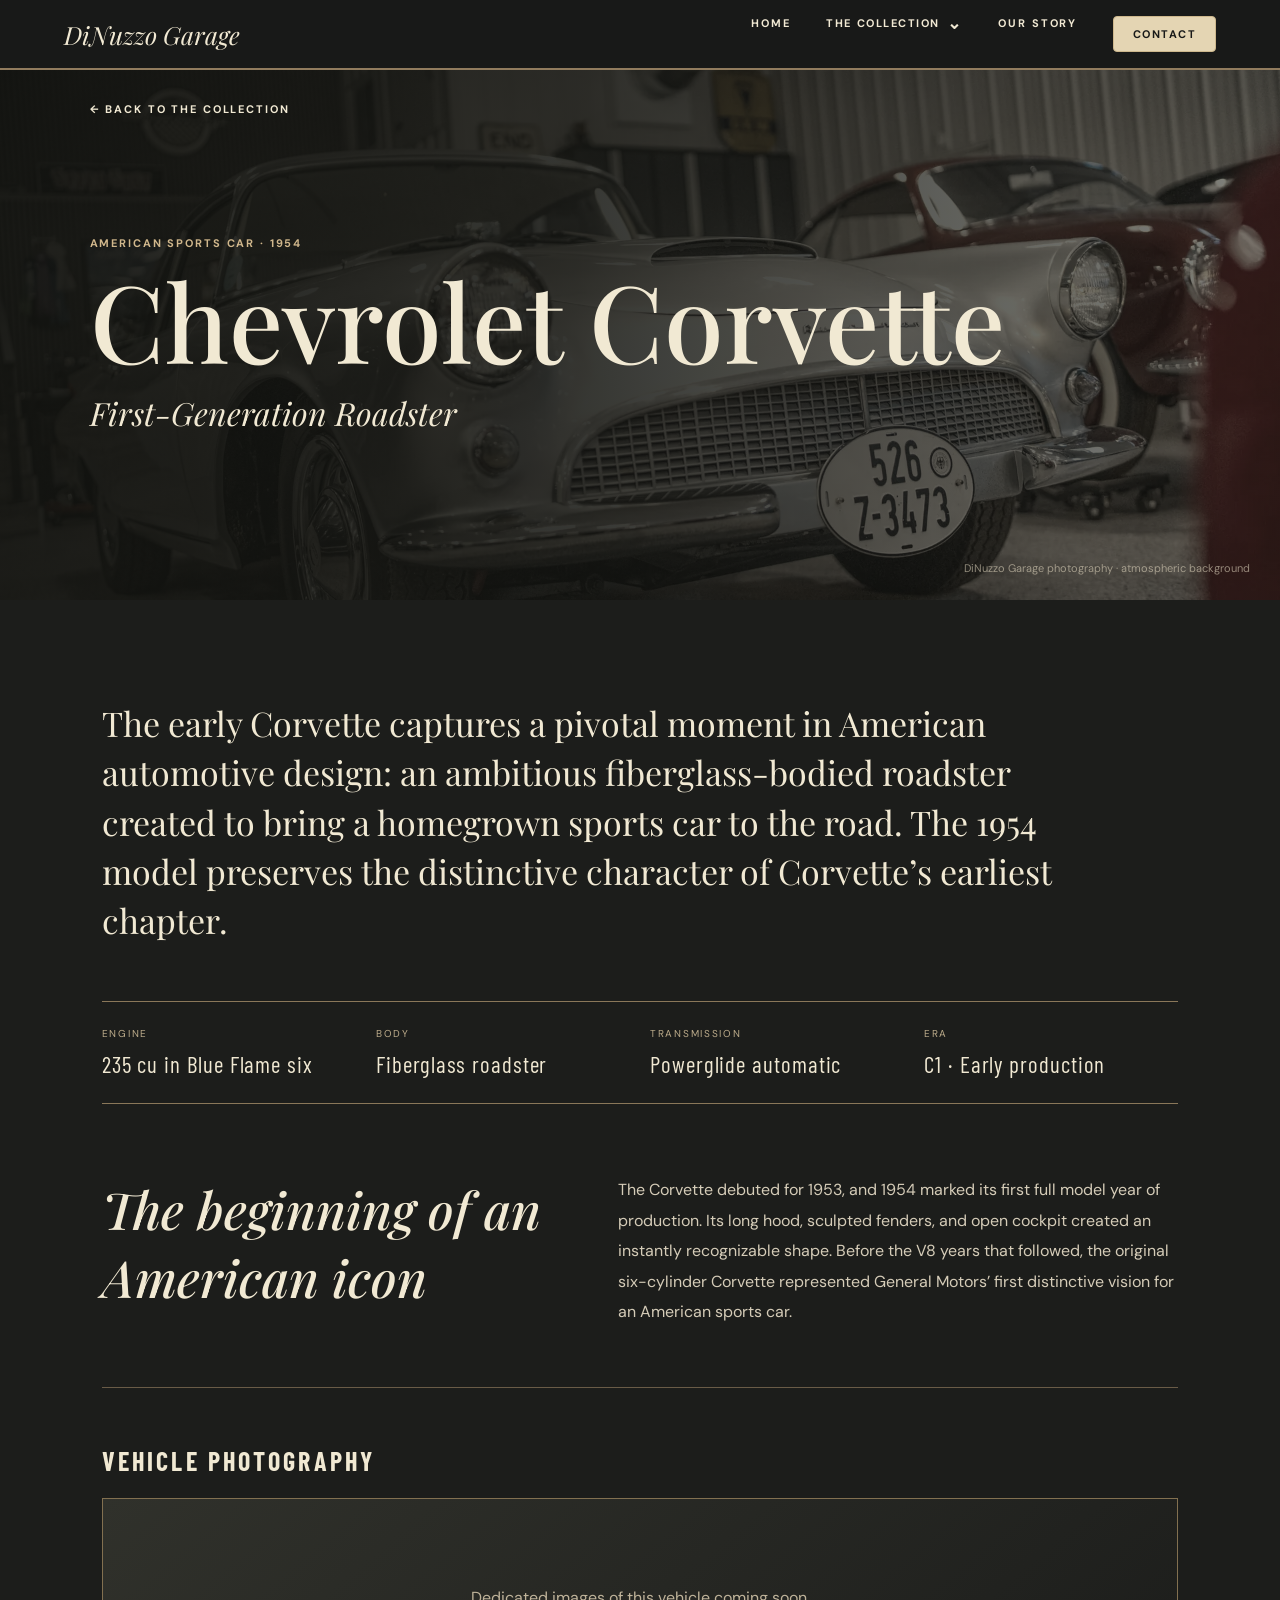
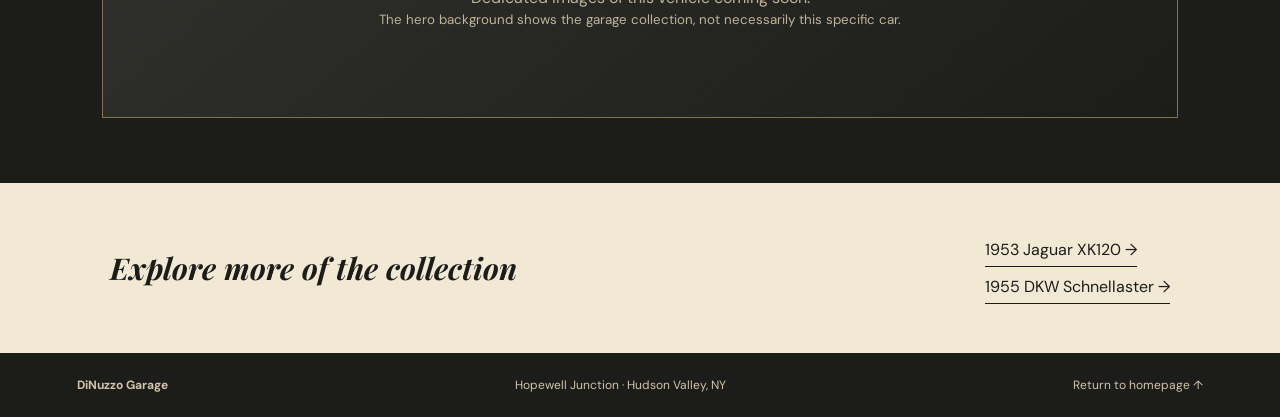
<file: 1954-chevrolet-corvette/index.html>
<!doctype html><html lang="en"><head><meta charset="utf-8"><meta name="viewport" content="width=device-width,initial-scale=1"><meta name="theme-color" content="#1c1d1b"><meta name="description" content="1954 Chevrolet Corvette — First-Generation Roadster, DiNuzzo Garage automotive collection in Hudson Valley, New York."><link rel="canonical" href="https://dinuzzogarage.com/1954-chevrolet-corvette"><title>1954 Chevrolet Corvette | DiNuzzo Garage</title><link rel="preconnect" href="https://fonts.googleapis.com"><link rel="preconnect" href="https://fonts.gstatic.com" crossorigin><link href="https://fonts.googleapis.com/css2?family=Barlow+Condensed:wght@500;600;700&family=DM+Sans:wght@400;500;600;700&family=Playfair+Display:ital,wght@0,500;0,600;1,500;1,600&display=swap" rel="stylesheet"><style>:root{--night:#1c1d1b;--cream:#f1e9d3;--warm:#e4d5b3;--bronze:#b69b70}*{box-sizing:border-box}html{scroll-behavior:smooth}body{margin:0;background:var(--night);color:var(--cream);font-family:'DM Sans',sans-serif}a{color:inherit;text-decoration:none}a:focus-visible{outline:2px solid var(--warm);outline-offset:4px}.header{min-height:70px;display:flex;justify-content:space-between;align-items:center;gap:20px;padding:14px clamp(22px,5vw,88px);background:#181918;border-bottom:2px solid #917c5e}.brand{font-family:'Playfair Display',serif;font-size:25px;font-style:italic}.nav{display:flex;gap:clamp(12px,2.8vw,36px);flex-wrap:wrap}.nav a,.back,.eyebrow,.label,.next{font-size:11px;font-weight:700;text-transform:uppercase;letter-spacing:.17em}.nav a:hover,.back:hover,.next:hover{color:var(--bronze)}.hero{min-height:530px;padding:110px clamp(24px,7vw,120px);position:relative;display:flex;flex-direction:column;justify-content:center;overflow:hidden;isolation:isolate}.hero:before{content:'';position:absolute;inset:0;z-index:-2;background:var(--photo) center/cover no-repeat;filter:grayscale(.35) sepia(.25) saturate(.7)}.hero:after{content:'';position:absolute;inset:0;z-index:-1;background:linear-gradient(90deg,#121310ed 0%,#121310d9 45%,#12131085 100%)}.eyebrow,.label{color:#d0b78c}.hero h1{font-family:'Playfair Display',serif;font-size:clamp(55px,8.4vw,115px);line-height:.95;font-weight:500;margin:19px 0}.variant{font-family:'Playfair Display',serif;font-style:italic;font-size:clamp(21px,2.5vw,33px);margin:0}.hero .back{position:absolute;top:32px;left:clamp(24px,7vw,120px)}.note{position:absolute;bottom:25px;right:30px;font-size:11px;color:#ded4bd99}.wrap{max-width:1230px;margin:auto;padding:65px clamp(24px,6vw,85px)}.intro{font-family:'Playfair Display',serif;font-size:clamp(22px,2.7vw,34px);line-height:1.45;max-width:1000px}.facts{display:grid;grid-template-columns:repeat(4,1fr);border-top:1px solid #8a7759;border-bottom:1px solid #8a7759;margin:56px 0;gap:20px;padding:25px 0}.facts dt{color:#bdac8b;font-size:10px;letter-spacing:.17em;text-transform:uppercase;margin-bottom:10px}.facts dd{margin:0;font-family:'Barlow Condensed',sans-serif;font-size:23px;letter-spacing:.04em}.story{display:grid;grid-template-columns:1fr 1.2fr;gap:50px;padding:15px 0 60px}.story h2{font-family:'Playfair Display',serif;font-style:italic;font-size:clamp(35px,4vw,56px);font-weight:500;margin:0}.story p{line-height:1.9;color:#d5ccb8;margin:0;font-size:16px}.gallery{border-top:1px solid #695b47;padding-top:35px}.gallery h2{font-family:'Barlow Condensed',sans-serif;letter-spacing:.12em;font-size:26px;text-transform:uppercase}.placeholder{border:1px solid #827050;min-height:220px;display:grid;place-items:center;text-align:center;padding:40px;background:linear-gradient(140deg,#30312b,#1c1d1b);color:#bfb39a}.related{background:var(--cream);color:var(--night);padding:40px clamp(24px,6vw,85px)}.related-inner{max-width:1060px;margin:auto;display:flex;justify-content:space-between;align-items:center;gap:20px;flex-wrap:wrap}.related h2{font-family:'Playfair Display',serif;font-style:italic;font-size:30px;margin:0}.related a{border-bottom:1px solid currentColor;padding-bottom:6px}.footer{padding:24px clamp(24px,6vw,85px);display:flex;gap:20px;justify-content:space-between;flex-wrap:wrap;color:#d2c4a8;font-size:12px}@media(max-width:740px){.header{align-items:flex-start;flex-direction:column}.nav{gap:18px}.hero{min-height:510px;padding:125px 24px 90px}.hero .back{left:24px}.hero:after{background:linear-gradient(90deg,#121310eb,#121310a5)}.note{left:24px;right:auto}.facts{grid-template-columns:repeat(2,1fr)}.story{grid-template-columns:1fr;gap:20px}}.collection-dropdown{position:relative;z-index:60;flex-shrink:0}.collection-dropdown summary{display:flex;align-items:center;gap:7px;cursor:pointer;list-style:none;font-size:11px;font-weight:700;letter-spacing:.14em;text-transform:uppercase;white-space:nowrap;user-select:none;color:var(--cream)}.collection-dropdown summary::-webkit-details-marker{display:none}.collection-dropdown summary:focus-visible{outline:2px solid var(--warm);outline-offset:5px}.collection-dropdown summary:hover,.collection-dropdown[open]>summary{color:var(--bronze)}.menu-chevron{font-size:17px;line-height:9px;transition:transform .2s}.collection-dropdown[open] .menu-chevron{transform:rotate(180deg)}.collection-panel{position:absolute;top:100%;left:-35px;width:min(620px,calc(100vw - 30px));max-height:min(76vh,700px);overflow:auto;background:#20211e;border:1px solid #b69b70;box-shadow:0 24px 54px #000a;text-align:left;padding:22px 25px 24px;z-index:100;display:none}.collection-dropdown[open]>.collection-panel{display:block}@media(hover:hover) and (pointer:fine){.collection-dropdown:hover>.collection-panel{display:block}.collection-dropdown:hover>summary{color:var(--bronze)}}.collection-panel-head{display:grid;gap:6px;padding:0 0 18px;border-bottom:1px solid #6b5d45}.collection-kicker{font-size:10px;letter-spacing:.2em;color:var(--bronze);font-weight:700}.collection-panel-head strong{font:italic 30px 'Playfair Display',serif;color:var(--cream)}.collection-panel-head>a{font-size:10px!important;font-weight:600;letter-spacing:.1em;text-transform:uppercase;color:var(--warm);text-decoration:underline;text-underline-offset:4px}.collection-menu-grid{display:grid;grid-template-columns:1fr 1fr;gap:3px 16px;padding-top:16px}.collection-menu-grid .collection-menu-item{display:grid;grid-template-columns:42px minmax(0,1fr) 14px;gap:7px;align-items:center;padding:12px 6px!important;border:0!important;border-bottom:1px solid #ffffff18!important;white-space:normal!important;letter-spacing:0!important;text-transform:none!important;text-decoration:none!important;color:var(--cream)}.collection-menu-item:hover,.collection-menu-item:focus-visible{background:#b69b7025!important;color:var(--warm)!important}.menu-year{font:600 12px 'DM Sans',sans-serif;color:var(--bronze)}.collection-menu-item strong{font:600 15px 'Barlow Condensed',sans-serif;letter-spacing:.045em}.menu-arrow{color:var(--bronze)}.mobile-collection{display:none}@media(max-width:700px){.collection-panel{left:50%;transform:translateX(-50%);width:min(94vw,500px);padding:18px 14px}.collection-menu-grid{grid-template-columns:1fr}.collection-menu-item{padding:10px 5px!important}.collection-panel-head strong{font-size:26px}}@media(max-width:600px){.mobile-collection{display:block;position:absolute;right:12px;top:23px}.mobile-collection .collection-panel{left:auto;right:-6px;transform:none}.mobile-collection summary{font-size:10px;letter-spacing:.04em}.navwrap{position:relative;z-index:50}}.contact-nav-button{display:inline-flex!important;align-items:center;justify-content:center;padding:10px 19px!important;min-height:36px;border:1px solid #cdb78c!important;border-radius:4px;background:#e4d5b3!important;color:#181918!important;font-family:'DM Sans',sans-serif;font-size:11px!important;line-height:1;letter-spacing:.13em!important;font-weight:700!important;text-transform:uppercase;white-space:nowrap;transition:background .2s,transform .2s}.contact-nav-button:hover{background:#f1e9d3!important;color:#181918!important;transform:translateY(-1px)}.contact-nav-button:focus-visible{outline:2px solid #f1e9d3;outline-offset:3px}</style><link rel="icon" type="image/svg+xml" href="/favicon.svg"></head><body><header class="header" style="position:relative;z-index:50"><a class="brand" href="/">DiNuzzo Garage</a><nav class="nav" aria-label="Main navigation"><a href="/">Home</a><details class="collection-dropdown"><summary>THE COLLECTION <span class="menu-chevron" aria-hidden="true">⌄</span></summary><div class="collection-panel"><div class="collection-panel-head"><strong>Explore the Collection</strong></div><div class="collection-menu-grid"><a class="collection-menu-item" href="/1953-jaguar-xk120"><span class="menu-year">1953</span><strong>Jaguar XK120</strong><span class="menu-arrow" aria-hidden="true">↗</span></a><a class="collection-menu-item" href="/1954-chevrolet-corvette"><span class="menu-year">1954</span><strong>Chevrolet Corvette</strong><span class="menu-arrow" aria-hidden="true">↗</span></a><a class="collection-menu-item" href="/1955-dkw-schnellaster"><span class="menu-year">1955</span><strong>DKW Schnellaster</strong><span class="menu-arrow" aria-hidden="true">↗</span></a><a class="collection-menu-item" href="/1957-ford-thunderbird"><span class="menu-year">1957</span><strong>Ford Thunderbird</strong><span class="menu-arrow" aria-hidden="true">↗</span></a><a class="collection-menu-item" href="/1958-auto-union-1000"><span class="menu-year">1958</span><strong>Auto Union 1000</strong><span class="menu-arrow" aria-hidden="true">↗</span></a><a class="collection-menu-item" href="/1959-volkswagen-karmann-ghia"><span class="menu-year">1959</span><strong>Volkswagen Karmann Ghia</strong><span class="menu-arrow" aria-hidden="true">↗</span></a><a class="collection-menu-item" href="/1960-auto-union-1000-sp"><span class="menu-year">1960</span><strong>Auto Union 1000 SP</strong><span class="menu-arrow" aria-hidden="true">↗</span></a><a class="collection-menu-item" href="/1960-alfa-romeo-giulietta"><span class="menu-year">1960</span><strong>Alfa Romeo Giulietta</strong><span class="menu-arrow" aria-hidden="true">↗</span></a><a class="collection-menu-item" href="/1960-ford-thunderbird"><span class="menu-year">1960</span><strong>Ford Thunderbird</strong><span class="menu-arrow" aria-hidden="true">↗</span></a><a class="collection-menu-item" href="/1963-ford-thunderbird"><span class="menu-year">1963</span><strong>Ford Thunderbird</strong><span class="menu-arrow" aria-hidden="true">↗</span></a><a class="collection-menu-item" href="/1964-alfa-romeo-sprint-speciale"><span class="menu-year">1964</span><strong>Alfa Romeo Sprint Speciale</strong><span class="menu-arrow" aria-hidden="true">↗</span></a></div></div></details><a href="/#story">Our Story</a><a class="contact-nav-button" href="mailto:rkdinuzzo@gmail.com">Contact</a></nav></header><main><section class="hero" style="--photo:url('/assets/DSC05734.webp')"><a class="back" href="/#collection">← Back to the collection</a><div class="eyebrow">American Sports Car · 1954</div><h1>Chevrolet Corvette</h1><p class="variant">First-Generation Roadster</p><div class="note">DiNuzzo Garage photography · atmospheric background</div></section><div class="wrap"><p class="intro">The early Corvette captures a pivotal moment in American automotive design: an ambitious fiberglass-bodied roadster created to bring a homegrown sports car to the road. The 1954 model preserves the distinctive character of Corvette’s earliest chapter.</p><dl class="facts"><div><dt>Engine</dt><dd>235 cu in Blue Flame six</dd></div><div><dt>Body</dt><dd>Fiberglass roadster</dd></div><div><dt>Transmission</dt><dd>Powerglide automatic</dd></div><div><dt>Era</dt><dd>C1 · Early production</dd></div></dl><section class="story"><h2>The beginning of an American icon</h2><p>The Corvette debuted for 1953, and 1954 marked its first full model year of production. Its long hood, sculpted fenders, and open cockpit created an instantly recognizable shape. Before the V8 years that followed, the original six-cylinder Corvette represented General Motors’ first distinctive vision for an American sports car.</p></section><section class="gallery" aria-label="Vehicle photo gallery"><h2>Vehicle photography</h2><div class="placeholder"><div>Dedicated images of this vehicle coming soon.<br><small>The hero background shows the garage collection, not necessarily this specific car.</small></div></div></section></div><section class="related"><div class="related-inner"><h2>Explore more of the collection</h2><div><p><a href="/1953-jaguar-xk120">1953 Jaguar XK120 →</a></p><p><a href="/1955-dkw-schnellaster">1955 DKW Schnellaster →</a></p></div></div></section></main><footer class="footer"><strong>DiNuzzo Garage</strong><span>Hopewell Junction · Hudson Valley, NY</span><a href="/">Return to homepage ↑</a></footer></body></html>
</file>
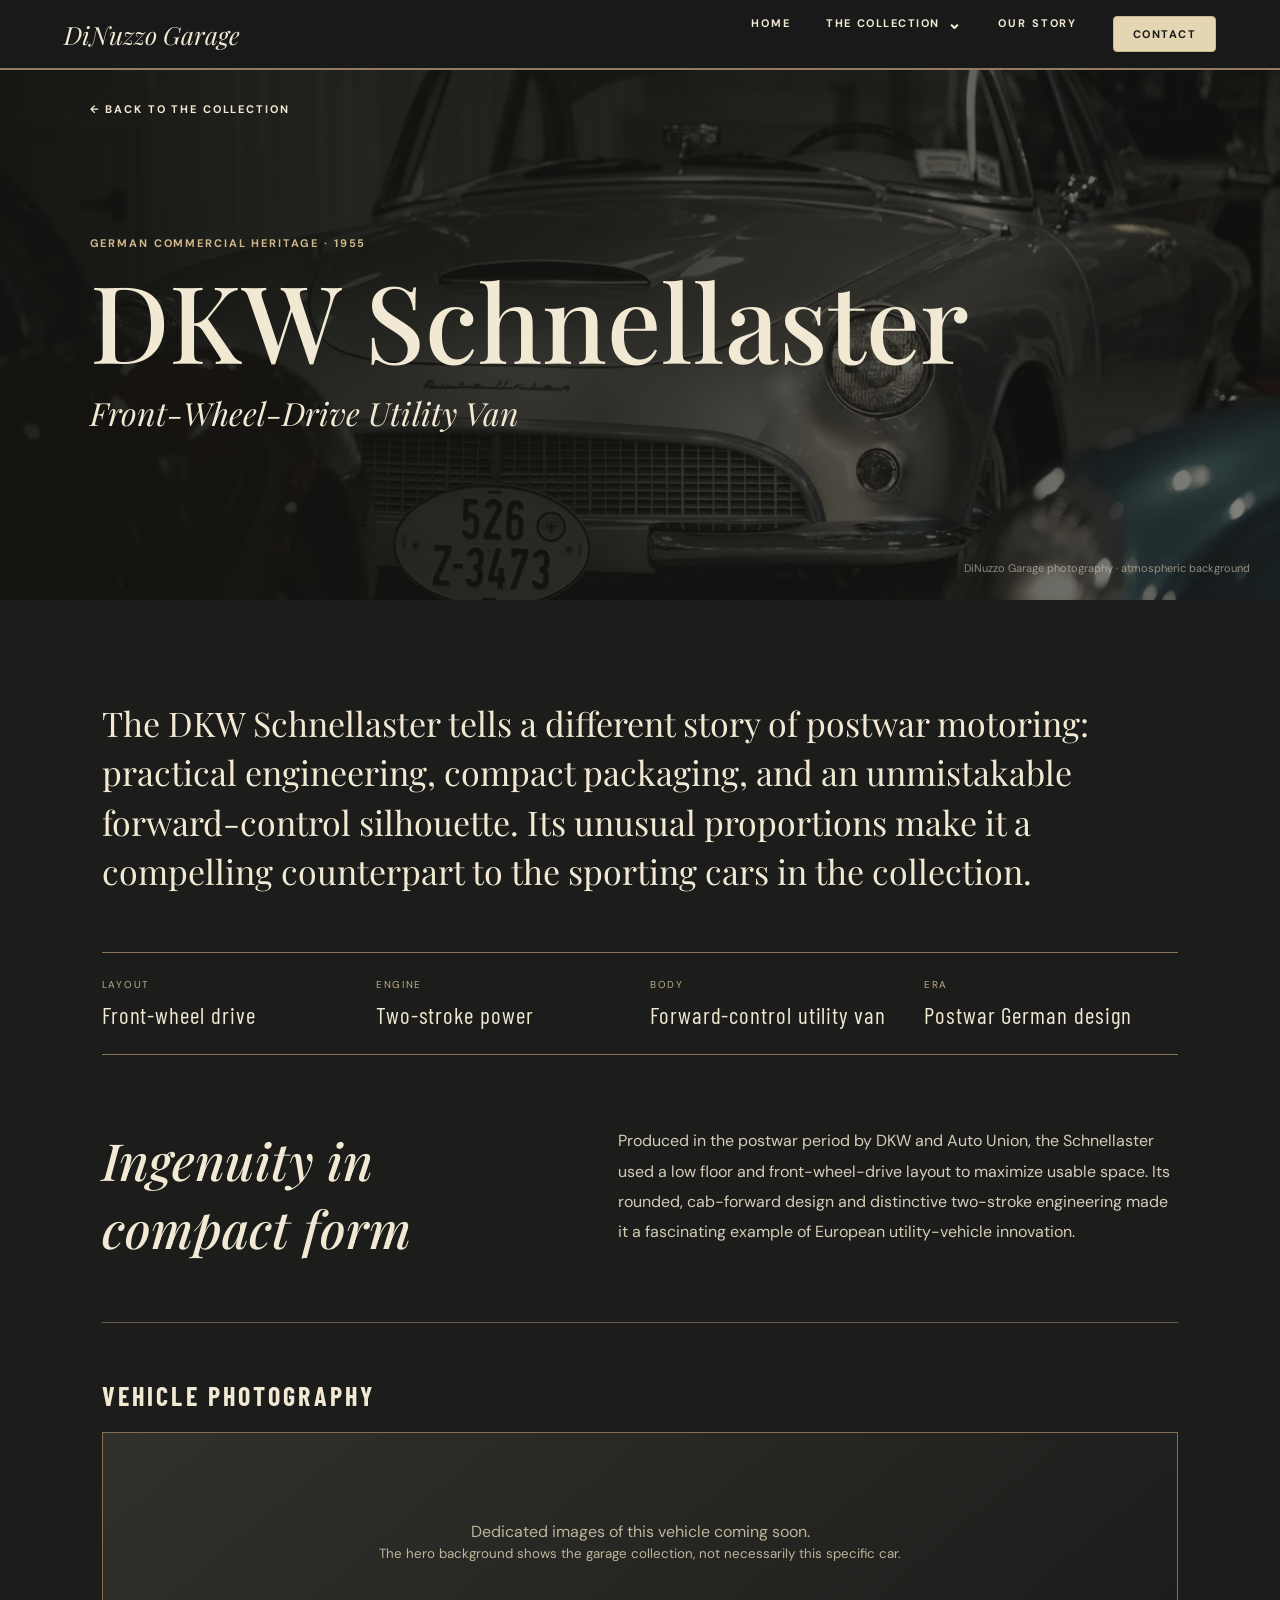
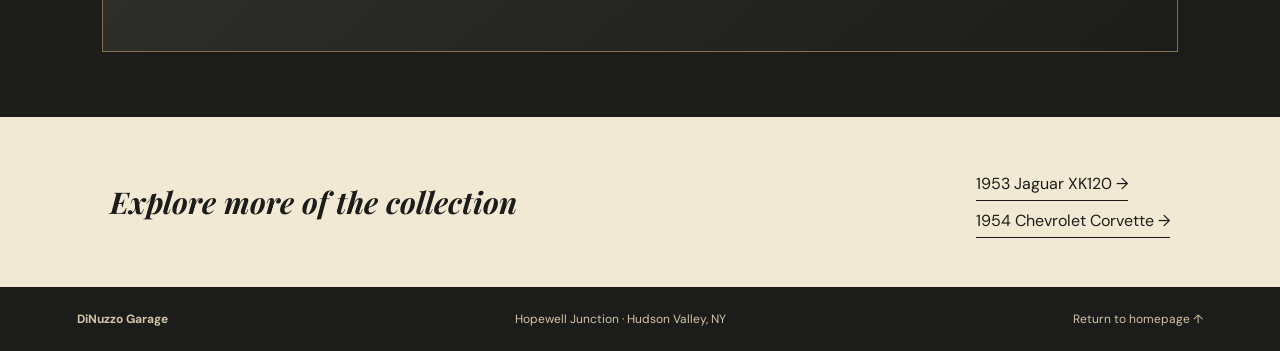
<file: 1955-dkw-schnellaster/index.html>
<!doctype html><html lang="en"><head><meta charset="utf-8"><meta name="viewport" content="width=device-width,initial-scale=1"><meta name="theme-color" content="#1c1d1b"><meta name="description" content="1955 DKW Schnellaster — Front-Wheel-Drive Utility Van, DiNuzzo Garage automotive collection in Hudson Valley, New York."><link rel="canonical" href="https://dinuzzogarage.com/1955-dkw-schnellaster"><title>1955 DKW Schnellaster | DiNuzzo Garage</title><link rel="preconnect" href="https://fonts.googleapis.com"><link rel="preconnect" href="https://fonts.gstatic.com" crossorigin><link href="https://fonts.googleapis.com/css2?family=Barlow+Condensed:wght@500;600;700&family=DM+Sans:wght@400;500;600;700&family=Playfair+Display:ital,wght@0,500;0,600;1,500;1,600&display=swap" rel="stylesheet"><style>:root{--night:#1c1d1b;--cream:#f1e9d3;--warm:#e4d5b3;--bronze:#b69b70}*{box-sizing:border-box}html{scroll-behavior:smooth}body{margin:0;background:var(--night);color:var(--cream);font-family:'DM Sans',sans-serif}a{color:inherit;text-decoration:none}a:focus-visible{outline:2px solid var(--warm);outline-offset:4px}.header{min-height:70px;display:flex;justify-content:space-between;align-items:center;gap:20px;padding:14px clamp(22px,5vw,88px);background:#181918;border-bottom:2px solid #917c5e}.brand{font-family:'Playfair Display',serif;font-size:25px;font-style:italic}.nav{display:flex;gap:clamp(12px,2.8vw,36px);flex-wrap:wrap}.nav a,.back,.eyebrow,.label,.next{font-size:11px;font-weight:700;text-transform:uppercase;letter-spacing:.17em}.nav a:hover,.back:hover,.next:hover{color:var(--bronze)}.hero{min-height:530px;padding:110px clamp(24px,7vw,120px);position:relative;display:flex;flex-direction:column;justify-content:center;overflow:hidden;isolation:isolate}.hero:before{content:'';position:absolute;inset:0;z-index:-2;background:var(--photo) center/cover no-repeat;filter:grayscale(.35) sepia(.25) saturate(.7)}.hero:after{content:'';position:absolute;inset:0;z-index:-1;background:linear-gradient(90deg,#121310ed 0%,#121310d9 45%,#12131085 100%)}.eyebrow,.label{color:#d0b78c}.hero h1{font-family:'Playfair Display',serif;font-size:clamp(55px,8.4vw,115px);line-height:.95;font-weight:500;margin:19px 0}.variant{font-family:'Playfair Display',serif;font-style:italic;font-size:clamp(21px,2.5vw,33px);margin:0}.hero .back{position:absolute;top:32px;left:clamp(24px,7vw,120px)}.note{position:absolute;bottom:25px;right:30px;font-size:11px;color:#ded4bd99}.wrap{max-width:1230px;margin:auto;padding:65px clamp(24px,6vw,85px)}.intro{font-family:'Playfair Display',serif;font-size:clamp(22px,2.7vw,34px);line-height:1.45;max-width:1000px}.facts{display:grid;grid-template-columns:repeat(4,1fr);border-top:1px solid #8a7759;border-bottom:1px solid #8a7759;margin:56px 0;gap:20px;padding:25px 0}.facts dt{color:#bdac8b;font-size:10px;letter-spacing:.17em;text-transform:uppercase;margin-bottom:10px}.facts dd{margin:0;font-family:'Barlow Condensed',sans-serif;font-size:23px;letter-spacing:.04em}.story{display:grid;grid-template-columns:1fr 1.2fr;gap:50px;padding:15px 0 60px}.story h2{font-family:'Playfair Display',serif;font-style:italic;font-size:clamp(35px,4vw,56px);font-weight:500;margin:0}.story p{line-height:1.9;color:#d5ccb8;margin:0;font-size:16px}.gallery{border-top:1px solid #695b47;padding-top:35px}.gallery h2{font-family:'Barlow Condensed',sans-serif;letter-spacing:.12em;font-size:26px;text-transform:uppercase}.placeholder{border:1px solid #827050;min-height:220px;display:grid;place-items:center;text-align:center;padding:40px;background:linear-gradient(140deg,#30312b,#1c1d1b);color:#bfb39a}.related{background:var(--cream);color:var(--night);padding:40px clamp(24px,6vw,85px)}.related-inner{max-width:1060px;margin:auto;display:flex;justify-content:space-between;align-items:center;gap:20px;flex-wrap:wrap}.related h2{font-family:'Playfair Display',serif;font-style:italic;font-size:30px;margin:0}.related a{border-bottom:1px solid currentColor;padding-bottom:6px}.footer{padding:24px clamp(24px,6vw,85px);display:flex;gap:20px;justify-content:space-between;flex-wrap:wrap;color:#d2c4a8;font-size:12px}@media(max-width:740px){.header{align-items:flex-start;flex-direction:column}.nav{gap:18px}.hero{min-height:510px;padding:125px 24px 90px}.hero .back{left:24px}.hero:after{background:linear-gradient(90deg,#121310eb,#121310a5)}.note{left:24px;right:auto}.facts{grid-template-columns:repeat(2,1fr)}.story{grid-template-columns:1fr;gap:20px}}.collection-dropdown{position:relative;z-index:60;flex-shrink:0}.collection-dropdown summary{display:flex;align-items:center;gap:7px;cursor:pointer;list-style:none;font-size:11px;font-weight:700;letter-spacing:.14em;text-transform:uppercase;white-space:nowrap;user-select:none;color:var(--cream)}.collection-dropdown summary::-webkit-details-marker{display:none}.collection-dropdown summary:focus-visible{outline:2px solid var(--warm);outline-offset:5px}.collection-dropdown summary:hover,.collection-dropdown[open]>summary{color:var(--bronze)}.menu-chevron{font-size:17px;line-height:9px;transition:transform .2s}.collection-dropdown[open] .menu-chevron{transform:rotate(180deg)}.collection-panel{position:absolute;top:100%;left:-35px;width:min(620px,calc(100vw - 30px));max-height:min(76vh,700px);overflow:auto;background:#20211e;border:1px solid #b69b70;box-shadow:0 24px 54px #000a;text-align:left;padding:22px 25px 24px;z-index:100;display:none}.collection-dropdown[open]>.collection-panel{display:block}@media(hover:hover) and (pointer:fine){.collection-dropdown:hover>.collection-panel{display:block}.collection-dropdown:hover>summary{color:var(--bronze)}}.collection-panel-head{display:grid;gap:6px;padding:0 0 18px;border-bottom:1px solid #6b5d45}.collection-kicker{font-size:10px;letter-spacing:.2em;color:var(--bronze);font-weight:700}.collection-panel-head strong{font:italic 30px 'Playfair Display',serif;color:var(--cream)}.collection-panel-head>a{font-size:10px!important;font-weight:600;letter-spacing:.1em;text-transform:uppercase;color:var(--warm);text-decoration:underline;text-underline-offset:4px}.collection-menu-grid{display:grid;grid-template-columns:1fr 1fr;gap:3px 16px;padding-top:16px}.collection-menu-grid .collection-menu-item{display:grid;grid-template-columns:42px minmax(0,1fr) 14px;gap:7px;align-items:center;padding:12px 6px!important;border:0!important;border-bottom:1px solid #ffffff18!important;white-space:normal!important;letter-spacing:0!important;text-transform:none!important;text-decoration:none!important;color:var(--cream)}.collection-menu-item:hover,.collection-menu-item:focus-visible{background:#b69b7025!important;color:var(--warm)!important}.menu-year{font:600 12px 'DM Sans',sans-serif;color:var(--bronze)}.collection-menu-item strong{font:600 15px 'Barlow Condensed',sans-serif;letter-spacing:.045em}.menu-arrow{color:var(--bronze)}.mobile-collection{display:none}@media(max-width:700px){.collection-panel{left:50%;transform:translateX(-50%);width:min(94vw,500px);padding:18px 14px}.collection-menu-grid{grid-template-columns:1fr}.collection-menu-item{padding:10px 5px!important}.collection-panel-head strong{font-size:26px}}@media(max-width:600px){.mobile-collection{display:block;position:absolute;right:12px;top:23px}.mobile-collection .collection-panel{left:auto;right:-6px;transform:none}.mobile-collection summary{font-size:10px;letter-spacing:.04em}.navwrap{position:relative;z-index:50}}.contact-nav-button{display:inline-flex!important;align-items:center;justify-content:center;padding:10px 19px!important;min-height:36px;border:1px solid #cdb78c!important;border-radius:4px;background:#e4d5b3!important;color:#181918!important;font-family:'DM Sans',sans-serif;font-size:11px!important;line-height:1;letter-spacing:.13em!important;font-weight:700!important;text-transform:uppercase;white-space:nowrap;transition:background .2s,transform .2s}.contact-nav-button:hover{background:#f1e9d3!important;color:#181918!important;transform:translateY(-1px)}.contact-nav-button:focus-visible{outline:2px solid #f1e9d3;outline-offset:3px}</style><link rel="icon" type="image/svg+xml" href="/favicon.svg"></head><body><header class="header" style="position:relative;z-index:50"><a class="brand" href="/">DiNuzzo Garage</a><nav class="nav" aria-label="Main navigation"><a href="/">Home</a><details class="collection-dropdown"><summary>THE COLLECTION <span class="menu-chevron" aria-hidden="true">⌄</span></summary><div class="collection-panel"><div class="collection-panel-head"><strong>Explore the Collection</strong></div><div class="collection-menu-grid"><a class="collection-menu-item" href="/1953-jaguar-xk120"><span class="menu-year">1953</span><strong>Jaguar XK120</strong><span class="menu-arrow" aria-hidden="true">↗</span></a><a class="collection-menu-item" href="/1954-chevrolet-corvette"><span class="menu-year">1954</span><strong>Chevrolet Corvette</strong><span class="menu-arrow" aria-hidden="true">↗</span></a><a class="collection-menu-item" href="/1955-dkw-schnellaster"><span class="menu-year">1955</span><strong>DKW Schnellaster</strong><span class="menu-arrow" aria-hidden="true">↗</span></a><a class="collection-menu-item" href="/1957-ford-thunderbird"><span class="menu-year">1957</span><strong>Ford Thunderbird</strong><span class="menu-arrow" aria-hidden="true">↗</span></a><a class="collection-menu-item" href="/1958-auto-union-1000"><span class="menu-year">1958</span><strong>Auto Union 1000</strong><span class="menu-arrow" aria-hidden="true">↗</span></a><a class="collection-menu-item" href="/1959-volkswagen-karmann-ghia"><span class="menu-year">1959</span><strong>Volkswagen Karmann Ghia</strong><span class="menu-arrow" aria-hidden="true">↗</span></a><a class="collection-menu-item" href="/1960-auto-union-1000-sp"><span class="menu-year">1960</span><strong>Auto Union 1000 SP</strong><span class="menu-arrow" aria-hidden="true">↗</span></a><a class="collection-menu-item" href="/1960-alfa-romeo-giulietta"><span class="menu-year">1960</span><strong>Alfa Romeo Giulietta</strong><span class="menu-arrow" aria-hidden="true">↗</span></a><a class="collection-menu-item" href="/1960-ford-thunderbird"><span class="menu-year">1960</span><strong>Ford Thunderbird</strong><span class="menu-arrow" aria-hidden="true">↗</span></a><a class="collection-menu-item" href="/1963-ford-thunderbird"><span class="menu-year">1963</span><strong>Ford Thunderbird</strong><span class="menu-arrow" aria-hidden="true">↗</span></a><a class="collection-menu-item" href="/1964-alfa-romeo-sprint-speciale"><span class="menu-year">1964</span><strong>Alfa Romeo Sprint Speciale</strong><span class="menu-arrow" aria-hidden="true">↗</span></a></div></div></details><a href="/#story">Our Story</a><a class="contact-nav-button" href="mailto:rkdinuzzo@gmail.com">Contact</a></nav></header><main><section class="hero" style="--photo:url('/assets/DSC05738.webp')"><a class="back" href="/#collection">← Back to the collection</a><div class="eyebrow">German Commercial Heritage · 1955</div><h1>DKW Schnellaster</h1><p class="variant">Front-Wheel-Drive Utility Van</p><div class="note">DiNuzzo Garage photography · atmospheric background</div></section><div class="wrap"><p class="intro">The DKW Schnellaster tells a different story of postwar motoring: practical engineering, compact packaging, and an unmistakable forward-control silhouette. Its unusual proportions make it a compelling counterpart to the sporting cars in the collection.</p><dl class="facts"><div><dt>Layout</dt><dd>Front-wheel drive</dd></div><div><dt>Engine</dt><dd>Two-stroke power</dd></div><div><dt>Body</dt><dd>Forward-control utility van</dd></div><div><dt>Era</dt><dd>Postwar German design</dd></div></dl><section class="story"><h2>Ingenuity in compact form</h2><p>Produced in the postwar period by DKW and Auto Union, the Schnellaster used a low floor and front-wheel-drive layout to maximize usable space. Its rounded, cab-forward design and distinctive two-stroke engineering made it a fascinating example of European utility-vehicle innovation.</p></section><section class="gallery" aria-label="Vehicle photo gallery"><h2>Vehicle photography</h2><div class="placeholder"><div>Dedicated images of this vehicle coming soon.<br><small>The hero background shows the garage collection, not necessarily this specific car.</small></div></div></section></div><section class="related"><div class="related-inner"><h2>Explore more of the collection</h2><div><p><a href="/1953-jaguar-xk120">1953 Jaguar XK120 →</a></p><p><a href="/1954-chevrolet-corvette">1954 Chevrolet Corvette →</a></p></div></div></section></main><footer class="footer"><strong>DiNuzzo Garage</strong><span>Hopewell Junction · Hudson Valley, NY</span><a href="/">Return to homepage ↑</a></footer></body></html>
</file>
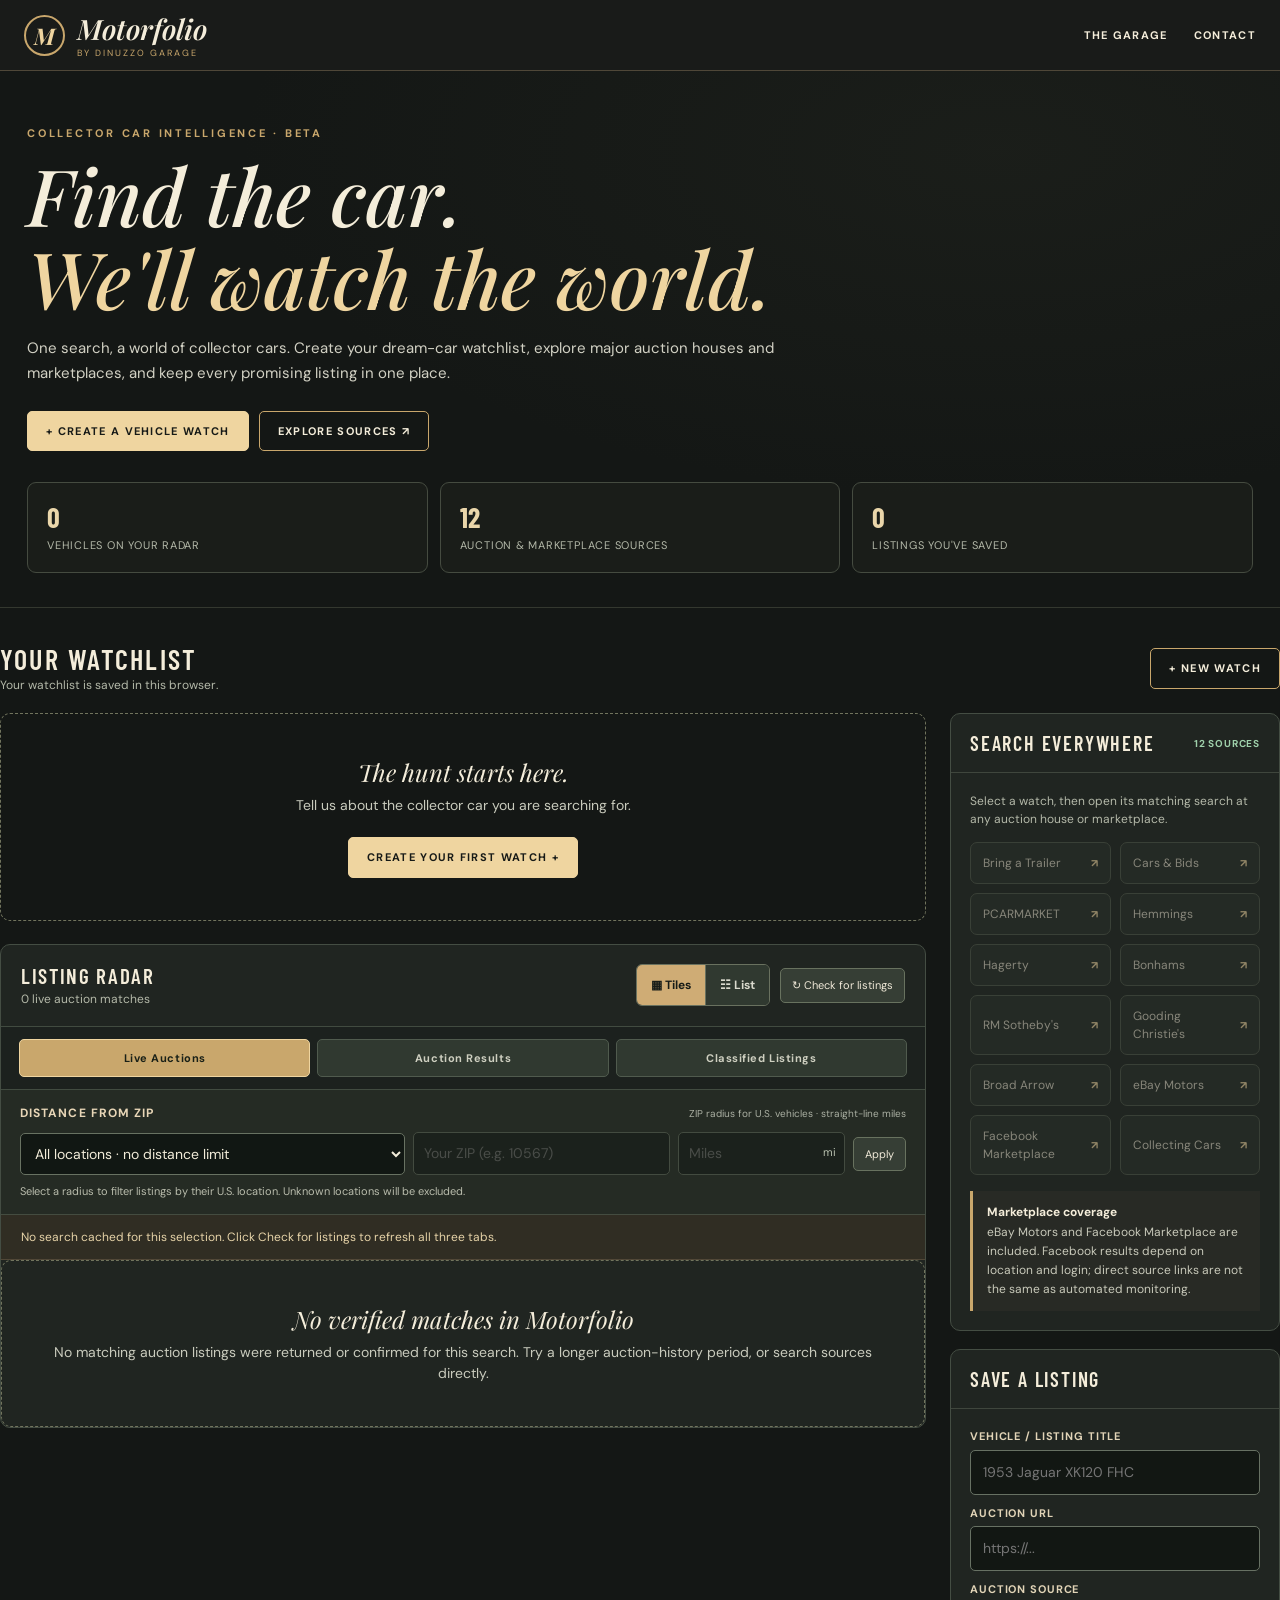
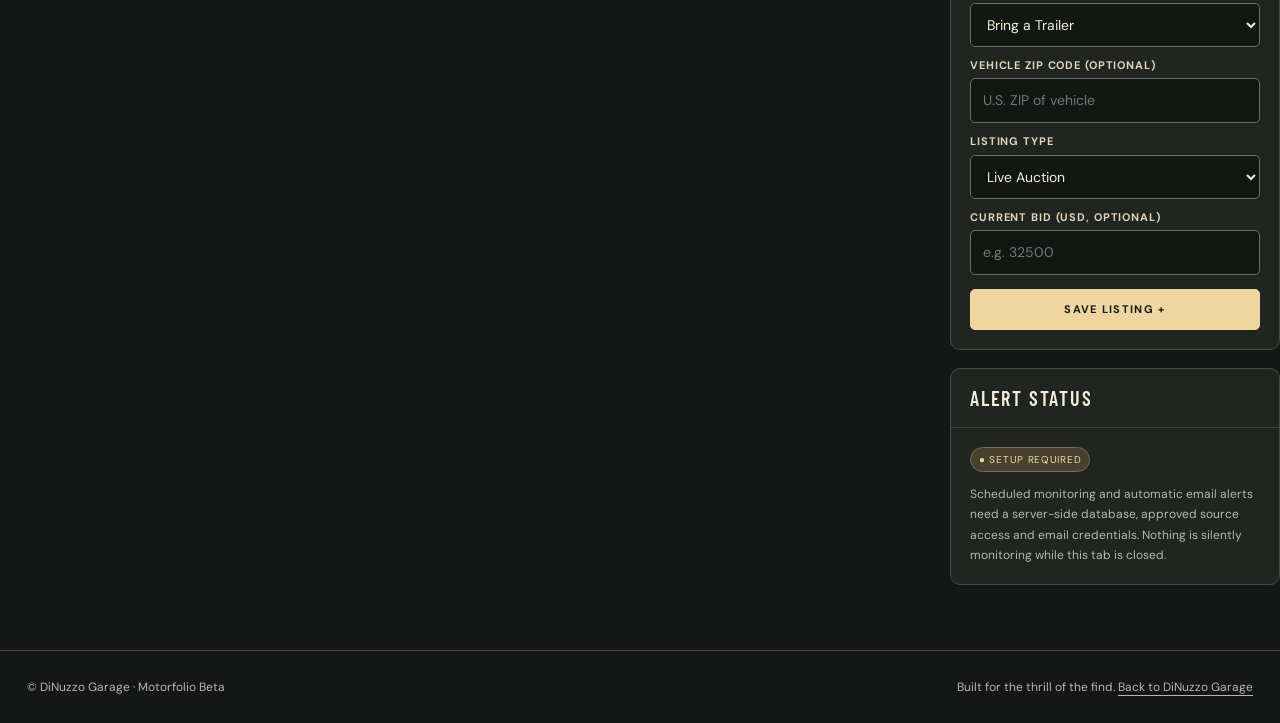
<file: app/index.html>
<!doctype html>
<!-- Motorfolio deployment retry: 2026-11-13. No functional changes. -->
<html lang="en"><head><meta charset="utf-8"><meta name="viewport" content="width=device-width,initial-scale=1"><meta name="theme-color" content="#151816"><meta name="description" content="Motorfolio by DiNuzzo Garage — Find your next classic across the collector car marketplace.">
<title>Motorfolio | Collector Car Auction Radar</title><link rel="icon" type="image/svg+xml" href="/favicon.svg"><link rel="preconnect" href="https://fonts.googleapis.com"><link rel="preconnect" href="https://fonts.gstatic.com" crossorigin><link href="https://fonts.googleapis.com/css2?family=Barlow+Condensed:wght@500;600;700;800&family=DM+Sans:wght@400;500;600;700&family=Playfair+Display:ital,wght@0,500;0,600;1,500;1,600&display=swap" rel="stylesheet">
<style>
:root{--bg:#141715;--panel:#202521;--panel2:#2a302a;--line:#555a4b;--muted:#b4b9a9;--gold:#c9a76c;--gold2:#efd5a0;--cream:#f4edda;--green:#9fd1ab}*{box-sizing:border-box}
body{margin:0;background:var(--bg);color:var(--cream);font:14px/1.5 'DM Sans',sans-serif}a{color:inherit;text-decoration:none}button,input,select,textarea{font:inherit}button{cursor:pointer}button:disabled{cursor:not-allowed;opacity:.45}button:focus-visible,input:focus-visible,select:focus-visible,a:focus-visible{outline:2px solid var(--gold2);outline-offset:3px}
.topbar{height:71px;border-bottom:1px solid #4f4738;display:flex;justify-content:space-between;align-items:center;padding:0 max(24px,calc((100vw - 1370px)/2));background:#191b19}
.logo{display:flex;align-items:center;gap:12px}.mark{height:41px;width:41px;border:2px solid var(--gold);border-radius:50%;display:grid;place-items:center;font:italic 700 23px 'Playfair Display',serif;color:var(--gold2)}.logo strong{font:italic 600 28px 'Playfair Display',serif}.logo small{display:block;color:var(--gold);font-size:9px;letter-spacing:.22em;text-transform:uppercase}
.toplinks{display:flex;align-items:center;gap:26px;font-size:11px;font-weight:700;letter-spacing:.12em;text-transform:uppercase}.toplinks a:hover{color:var(--gold2)}.goldbtn,.outlinebtn,.ghostbtn{border-radius:5px;padding:11px 18px;font-size:11px;letter-spacing:.12em;font-weight:700;text-transform:uppercase;min-height:40px}.goldbtn{background:var(--gold2);color:#171a17;border:1px solid var(--gold2)}.goldbtn:hover{background:#fff0c5}.outlinebtn{background:transparent;color:var(--cream);border:1px solid var(--gold)}.outlinebtn:hover{background:#4d4431}.ghostbtn{background:transparent;color:var(--muted);border:1px solid #545a4d}
.container{max-width:1320px;margin:auto;padding:0 27px}.intro{padding:54px 0 34px;background:radial-gradient(ellipse at 78% 15%,#3f433327,transparent 54%);border-bottom:1px solid #34382f}.eyebrow{color:var(--gold);font-size:11px;font-weight:700;letter-spacing:.25em;text-transform:uppercase}
h1,h2,h3,p{margin-top:0}h1{font:italic 500 clamp(43px,6.2vw,79px)/1.06 'Playfair Display',serif;margin:11px 0 16px}h1 em{color:var(--gold2);font-weight:500}.lead{color:#d2d1c4;max-width:780px;font-size:15px;line-height:1.7}.introactions{display:flex;gap:10px;flex-wrap:wrap;margin-top:24px}.stats{display:grid;grid-template-columns:repeat(3,1fr);gap:12px;padding-top:31px}.stat{padding:17px 19px;border:1px solid #454b40;border-radius:9px;background:#22272075}.stat strong{font:700 28px 'Barlow Condensed',sans-serif;display:block;color:#ead6aa}.stat span{color:var(--muted);font-size:11px;letter-spacing:.07em;text-transform:uppercase}
.workspace{padding:34px 0 65px}.workspacehead{display:flex;align-items:center;justify-content:space-between;gap:15px;margin-bottom:19px}.workspacehead h2,.section-title{font:600 28px 'Barlow Condensed',sans-serif;letter-spacing:.08em;text-transform:uppercase;margin:0}.workspacehead .hint{color:var(--muted);font-size:12px}
.layout{display:grid;grid-template-columns:minmax(0,1fr) 330px;gap:24px;align-items:start}
.panel{background:var(--panel);border:1px solid #444d43;border-radius:10px;overflow:hidden}.panelhead{padding:17px 19px;border-bottom:1px solid #3f463d;display:flex;justify-content:space-between;align-items:center;gap:10px}.panelhead h3{font:600 20px 'Barlow Condensed',sans-serif;letter-spacing:.09em;text-transform:uppercase;margin:0}.panelbody{padding:19px}
.watchlist{display:grid;gap:12px}.watch{border:1px solid #565f50;background:#292e28;border-radius:9px;padding:19px}.watchtop{display:flex;justify-content:space-between;align-items:start;gap:15px}.watch h3{font:italic 600 25px 'Playfair Display',serif;margin:0 0 5px}.metadata{color:var(--muted);font-size:12px}.chip{border:1px solid #746b50;background:#48412d;color:#eddaaa;font-size:10px;text-transform:uppercase;letter-spacing:.07em;padding:4px 8px;border-radius:50px;display:inline-flex;align-items:center}.watchactions{display:flex;gap:8px;flex-wrap:wrap;margin-top:16px}.smallbtn{font-size:11px;border:1px solid #68725f;border-radius:5px;background:#363e35;color:#f0e9d8;padding:8px 11px}.smallbtn:hover{background:#465141}.smallbtn.primary{background:var(--gold2);border-color:var(--gold2);color:#151816;font-weight:700}.smallbtn.danger{color:#e6afac}.badge{font-size:10px;color:var(--green);font-weight:700;letter-spacing:.08em;text-transform:uppercase}.empty{padding:42px 25px;text-align:center;border:1px dashed #71745d;border-radius:10px;color:#c9cbbd}.empty strong{display:block;font:italic 24px 'Playfair Display',serif;margin-bottom:7px;color:var(--cream)}
.sourcegrid{display:grid;grid-template-columns:1fr 1fr;gap:9px}.source{border:1px solid #4f5749;border-radius:7px;padding:11px 12px;background:#292f29;display:flex;align-items:center;justify-content:space-between;gap:8px;font-size:12px}.source span{color:#dbd5c3}.source strong{color:var(--gold2);font-size:11px}.source:hover{background:#353d34}.source.disabled{opacity:.55}
.notebox{background:#282a25;border-left:3px solid var(--gold);padding:12px 14px;font-size:12px;color:#c8c9ba;line-height:1.6;margin-top:16px}.notebox strong{color:var(--cream)}
.resultarea{margin-top:23px}.resultbar{display:flex;align-items:center;justify-content:space-between;gap:12px;flex-wrap:wrap;padding:18px 20px;border-bottom:1px solid #414b40}.resultbar strong{font:600 21px 'Barlow Condensed',sans-serif;letter-spacing:.08em;text-transform:uppercase}.resultcount{color:var(--muted);font-size:12px}
.resultbar-actions{display:flex;align-items:center;gap:10px;flex-wrap:wrap}.view-switch{display:flex;border:1px solid #69715f;border-radius:6px;overflow:hidden;flex-shrink:0}.view-btn{background:#303930;border:0;color:#dadace;font-size:12px;font-weight:700;cursor:pointer;padding:11px 14px}.view-btn+.view-btn{border-left:1px solid #69715f}.view-btn.active{background:#cfac75;color:#171c18}.view-btn:focus-visible{outline:2px solid #f4dba1;outline-offset:-2px}.listinggrid.listview{display:flex;flex-direction:column;gap:9px}.listinggrid.listview .listingcard{flex-direction:row;align-items:stretch;min-height:116px}.listinggrid.listview .listingcard:hover{transform:none}.listinggrid.listview .listingcard-link{flex-direction:row;align-items:stretch;flex:1}.listinggrid.listview .listingimage{width:164px;height:auto;min-height:112px;flex:0 0 164px}.listinggrid.listview .listingbody{display:flex;flex-direction:column;justify-content:center;padding:10px 16px}.listinggrid.listview .listingbody h4{margin:5px 0}.listinggrid.listview .listingfoot{flex:0 0 136px;display:flex;flex-direction:column;align-items:stretch;justify-content:center;gap:8px;padding:12px;border-left:1px solid #50594c}.listinggrid.listview .listingfoot span{text-align:center}.listinggrid.listview .listingfoot button{width:100%}@media(max-width:650px){.listinggrid.listview .listingimage{width:105px;flex-basis:105px;min-height:95px}.listinggrid.listview .listingfoot{flex-basis:90px;padding:6px}.listinggrid.listview .listingbody{padding:7px 9px}.listinggrid.listview .listingbody h4{font-size:13px}.listinggrid.listview .sourcepill{font-size:9px}.resultbar-actions{margin-top:8px}}.listinggrid{display:grid;grid-template-columns:repeat(auto-fill,minmax(230px,1fr));gap:17px;padding:20px}.listingcard{border:1px solid #596251;background:#2a302a;border-radius:10px;overflow:hidden;display:flex;flex-direction:column;transition:transform .2s,border-color .2s,box-shadow .2s;position:relative}.listingcard:hover{transform:translateY(-3px);border-color:var(--gold);box-shadow:0 14px 28px #0005}.listingcard:focus-within{border-color:var(--gold2)}.listingcard-link{display:flex;flex-direction:column;flex:1;min-width:0}.listingimage{height:168px;background:linear-gradient(135deg,#353c34,#171b18);position:relative;overflow:hidden;display:flex;align-items:center;justify-content:center}.listingimage img{width:100%;height:100%;object-fit:cover;display:block;transition:transform .35s}.listingcard:hover .listingimage img{transform:scale(1.04)}.listingplaceholder{color:#aa9b7a;text-align:center;display:grid;gap:9px;justify-items:center;letter-spacing:.12em;text-transform:uppercase;font-size:10px}.listingplaceholder svg{opacity:.65}.listingimage .imageerror{display:none}.listingbody{padding:14px 15px 11px;flex:1}.listingcard h4{font:600 16px/1.4 'DM Sans',sans-serif;margin:8px 0 7px;color:var(--cream)}.listingcard .sourcepill{display:inline-block;padding:3px 8px;border:1px solid #887450;color:var(--gold2);border-radius:4px;font-size:10px}.listingprice span{font:600 10px 'DM Sans',sans-serif;text-transform:uppercase;letter-spacing:.09em;color:#b7b9a6;margin-right:5px}.listingprice{font:700 20px 'Barlow Condensed',sans-serif;letter-spacing:.03em;color:#e8cb91;margin:3px 0 6px}.listingcard .listingmeta{color:var(--muted);font-size:11px;margin:0 0 5px}.listingcard .listingfoot{padding:10px 15px 14px;display:flex;justify-content:space-between;gap:8px;align-items:center;border-top:1px solid #454d43}.listingfoot span{font-size:10px;color:var(--gold2);text-transform:uppercase;letter-spacing:.07em}.listingcard .smallbtn{position:relative;z-index:1}.listingcard .smallbtn:hover{background:#495345}@media(max-width:550px){.listinggrid{grid-template-columns:repeat(2,minmax(0,1fr));gap:10px;padding:12px}.listingimage{height:125px}.listingbody{padding:10px}.listingcard h4{font-size:13px}.listingcard .listingfoot{padding:9px}}
.result-tabs{display:grid;grid-template-columns:repeat(3,minmax(0,1fr));gap:7px;padding:12px 18px;background:#1c211e;border-bottom:1px solid #414b40}.result-tab{background:#303930;color:#cecfc0;border:1px solid #505b4e;border-radius:5px;padding:11px 8px;font-size:11px;line-height:1.3;font-weight:700;letter-spacing:.05em}.result-tab.active{background:#c9a76c;color:#192017;border-color:#efd5a0}.result-tab:hover:not(.active){background:#465044}.result-tab:focus-visible{outline:2px solid #efd5a0;outline-offset:2px}@media(max-width:550px){.result-tabs{gap:4px;padding:9px}.result-tab{font-size:10px;padding:10px 3px}}.lookbackbar{padding:14px 19px;display:flex;align-items:center;gap:12px;flex-wrap:wrap;background:#282c27;border-bottom:1px solid #444c40}.lookbackbar[hidden]{display:none}.lookbackbar label{font-size:12px;text-transform:uppercase;letter-spacing:.08em;font-weight:700;color:#ead7b3}.lookbackbar select{padding:10px 12px;background:#111713;border:1px solid #687262;border-radius:5px;color:#f2ecd9;min-width:180px}.lookbackbar span{font-size:11px;color:#b6bba9}.distancebar{padding:14px 19px;border-bottom:1px solid #444c40;background:#252b24}.distancebar-heading{display:flex;align-items:baseline;justify-content:space-between;gap:10px;margin-bottom:10px}.distancebar-heading strong{font-size:12px;text-transform:uppercase;letter-spacing:.09em;color:#e8d6b7}.distancebar-heading span{font-size:10px;color:#abb0a3}.distancecontrols{display:grid;grid-template-columns:minmax(160px,1.5fr) minmax(115px,1fr) minmax(88px,.65fr) auto;gap:8px;align-items:center}.distancecontrols select,.distancecontrols input{background:#111713;border:1px solid #687262;color:#f2ecd9;padding:10px;border-radius:5px;width:100%;min-width:0;min-height:41px}.distancecontrols input:disabled{opacity:.45}.milesfield{position:relative}.milesfield input{padding-right:30px}.milesfield span{position:absolute;right:9px;top:12px;font-size:11px;color:#b8c1af;pointer-events:none}.distance-note{font-size:11px;color:#b9bcac;margin-top:8px}@media(max-width:650px){.distancecontrols{grid-template-columns:repeat(2,minmax(0,1fr))}.distancebar-heading{display:block}.distancebar-heading span{display:block;margin-top:3px}}.facebook-search-banner{padding:12px 18px;display:flex;align-items:center;justify-content:space-between;flex-wrap:wrap;gap:12px;background:#292f29;border-bottom:1px solid #536348}.facebook-search-banner[hidden]{display:none}.facebook-search-banner p{margin:0;flex:1;min-width:195px;font-size:12px;color:#dddacb}.facebook-search-banner .smallbtn{border-color:#bda06c;color:#ebd6ac;font-weight:700}
.fb-empty{max-width:560px;margin:25px auto 0;padding:20px;background:#2b322b;border:1px solid #6c755f;border-radius:8px;text-align:left}.fb-empty strong{font:600 19px 'Barlow Condensed',sans-serif;color:#ead7ac;letter-spacing:.05em}.fb-empty p{font-size:12px;color:#d1d4c7;line-height:1.6;margin:8px 0 19px}.fb-empty a{display:inline-block}.fb-empty .fb-note{font-size:11px;color:#aeb4a3;margin:14px 0 0}.modehint{padding:13px 20px;background:#302d23;border-bottom:1px solid #514737;color:#e5d2a7;font-size:12px}
.modal{position:fixed;inset:0;background:#050806d9;z-index:120;display:flex;align-items:center;justify-content:center;padding:20px;overflow-y:auto}.modal[hidden]{display:none}.dialog{width:min(600px,100%);max-height:94vh;overflow-y:auto;border:1px solid var(--gold);background:#202520;border-radius:12px;padding:27px;box-shadow:0 20px 100px #000a}.dialog h2{font:italic 34px 'Playfair Display',serif;margin:0 0 6px}.dialog p{color:var(--muted);font-size:13px}.formgrid{display:grid;grid-template-columns:1fr 1fr;gap:13px;margin:20px 0}.formfield{display:grid;gap:5px}.formfield.full{grid-column:1/-1}.formfield label{font-size:11px;font-weight:700;text-transform:uppercase;letter-spacing:.08em;color:#e1d4b7}.formfield input,.formfield select{width:100%;padding:11px 12px;background:#121713;border:1px solid #677163;border-radius:5px;color:var(--cream);min-height:43px}.dialogfoot{display:flex;justify-content:flex-end;gap:9px;flex-wrap:wrap}.toast{position:fixed;bottom:25px;right:25px;padding:12px 18px;background:#d4be91;color:#111812;font-weight:700;border-radius:6px;z-index:200;box-shadow:0 10px 35px #0009}.toast[hidden]{display:none}.foot{padding:27px;display:flex;justify-content:space-between;gap:20px;flex-wrap:wrap;border-top:1px solid #504636;color:#b6b7a5;font-size:12px}.foot a{text-decoration:underline;text-underline-offset:4px}
@media(max-width:900px){.layout{grid-template-columns:1fr}.sourcegrid{grid-template-columns:repeat(3,1fr)}}@media(max-width:610px){.topbar{height:auto;min-height:70px;padding:13px 18px}.logo strong{font-size:21px}.mark{width:32px;height:32px;font-size:18px}.toplinks{gap:10px;font-size:10px}.container{padding:0 16px}.intro{padding-top:39px}.stats{grid-template-columns:1fr 1fr}.stats .stat:last-child{grid-column:1/-1}.sourcegrid{grid-template-columns:1fr 1fr}.watchtop{flex-direction:column}.formgrid{grid-template-columns:1fr}.formfield.full{grid-column:auto}.dialog{padding:20px}.listing{grid-template-columns:1fr}.foot{padding:22px}}
[hidden]{display:none!important}</style></head><body>
<header class="topbar"><a class="logo" href="/app"><span class="mark">M</span><span><strong>Motorfolio</strong><small>BY DiNuzzo GARAGE</small></span></a><nav class="toplinks"><a href="/">The Garage</a><a href="mailto:rkdinuzzo@gmail.com">Contact</a></nav></header>
<section class="intro"><div class="container"><div class="eyebrow">COLLECTOR CAR INTELLIGENCE · BETA</div><h1>Find the car.<br><em>We'll watch the world.</em></h1><p class="lead">One search, a world of collector cars. Create your dream-car watchlist, explore major auction houses and marketplaces, and keep every promising listing in one place.</p><div class="introactions"><button class="goldbtn" id="add-main">+ Create a Vehicle Watch</button><button class="outlinebtn" id="explore-main">Explore Sources ↗</button></div><div class="stats"><div class="stat"><strong id="stat-watches">0</strong><span>Vehicles on your radar</span></div><div class="stat"><strong>12</strong><span>Auction & marketplace sources</span></div><div class="stat"><strong id="stat-listings">0</strong><span>Listings you've saved</span></div></div></div></section>
<main class="container workspace"><div class="workspacehead"><div><h2>Your Watchlist</h2><div class="hint">Your watchlist is saved in this browser.</div></div><button class="outlinebtn" id="add-secondary">+ New Watch</button></div>
<div class="layout"><div>
<div id="watchlist" class="watchlist"></div>
<section class="panel resultarea" id="results"><div class="resultbar"><div><strong id="results-heading">Listing Radar</strong><div class="resultcount" id="results-count">Save a watch to start exploring</div></div><div class="resultbar-actions"><div class="view-switch" role="group" aria-label="Listing display"><button type="button" class="view-btn active" data-view="tiles" aria-pressed="true">▦ Tiles</button><button type="button" class="view-btn" data-view="list" aria-pressed="false">☷ List</button></div><button class="smallbtn" id="refresh-results" type="button">↻ Check for listings</button></div></div><div class="result-tabs" role="tablist" aria-label="Listing type"><button class="result-tab active" type="button" role="tab" aria-selected="true" data-category="live">Live Auctions</button><button class="result-tab" type="button" role="tab" aria-selected="false" data-category="results">Auction Results</button><button class="result-tab" type="button" role="tab" aria-selected="false" data-category="classified">Classified Listings</button></div><div id="auction-lookback" class="lookbackbar" hidden><label for="lookback-days">Auction results from</label><select id="lookback-days"><option value="0">All time</option><option value="30" selected>Last 30 days</option><option value="90">Last 90 days</option><option value="180">Last 6 months</option><option value="365">Last 12 months</option><option value="1095">Last 3 years</option><option value="1825">Last 5 years</option><option value="3650">Last 10 years</option></select><span>Only auctions with a known closing date can be included in a limited time range.</span></div><div class="distancebar"><div class="distancebar-heading"><strong>Distance from ZIP</strong><span>ZIP radius for U.S. vehicles · straight-line miles</span></div><div class="distancecontrols"><select id="distance-mode" aria-label="Location filter"><option value="all">All locations · no distance limit</option><option value="radius">Within mileage radius</option></select><input id="distance-zip" type="text" inputmode="numeric" maxlength="5" pattern="[0-9]{5}" aria-label="Your ZIP code" placeholder="Your ZIP (e.g. 10567)" disabled><div class="milesfield"><input id="distance-miles" type="number" min="1" max="3000" step="1" aria-label="Maximum distance in miles" placeholder="Miles" disabled><span>mi</span></div><button class="smallbtn" type="button" id="distance-apply">Apply</button></div><div class="distance-note" id="distance-note">Select a radius to filter listings by their U.S. location. Unknown locations will be excluded.</div></div><div id="facebook-search-banner" class="facebook-search-banner" hidden></div><div id="results-mode" class="modehint">For now, direct source searches and saved listings work immediately. Live discovery uses Nimble Search for individual auction and for-sale listing pages when its API key is configured.</div><div id="results-body"><div class="empty"><strong>No listings tracked yet</strong>Add a vehicle watch, then search auction sources or save a listing URL.</div></div></section>
</div><aside><section class="panel" id="sources"><div class="panelhead"><h3>Search Everywhere</h3><span class="badge">12 Sources</span></div><div class="panelbody"><p style="color:var(--muted);font-size:12px;margin:0 0 14px">Select a watch, then open its matching search at any auction house or marketplace.</p><div id="source-grid" class="sourcegrid"></div><div class="notebox"><strong>Marketplace coverage</strong><br>eBay Motors and Facebook Marketplace are included. Facebook results depend on location and login; direct source links are not the same as automated monitoring.</div></div></section>
<section class="panel" style="margin-top:18px"><div class="panelhead"><h3>Save a Listing</h3></div><div class="panelbody"><form id="save-listing-form"><div class="formfield"><label for="listing-title">Vehicle / listing title</label><input required id="listing-title" placeholder="1953 Jaguar XK120 FHC"></div><div class="formfield" style="margin-top:10px"><label for="listing-url">Auction URL</label><input id="listing-url" type="url" required placeholder="https://..."></div><div class="formfield" style="margin-top:10px"><label for="listing-source">Auction source</label><select id="listing-source"></select></div><div class="formfield" style="margin-top:10px"><label for="listing-location-zip">Vehicle ZIP code (optional)</label><input id="listing-location-zip" inputmode="numeric" maxlength="5" pattern="[0-9]{5}" placeholder="U.S. ZIP of vehicle"></div><div class="formfield" style="margin-top:10px"><label for="listing-category">Listing type</label><select id="listing-category"><option value="live">Live Auction</option><option value="results">Auction Result (completed)</option><option value="classified">Classified Listing</option></select></div><div class="formfield" style="margin-top:10px"><label for="listing-price" id="listing-price-label">Current bid / asking price (optional)</label><input id="listing-price" inputmode="decimal" placeholder="e.g. 32500"></div><div class="formfield" style="margin-top:10px" id="listing-close-wrap" hidden><label for="listing-close">Auction closed on (optional)</label><input type="date" id="listing-close"></div><button class="goldbtn" style="width:100%;margin-top:14px" type="submit">Save Listing +</button></form></div></section>
<section class="panel" style="margin-top:18px"><div class="panelhead"><h3>Alert Status</h3></div><div class="panelbody"><span class="chip">● Setup required</span><p style="font-size:12px;line-height:1.7;color:var(--muted);margin:12px 0 0">Scheduled monitoring and automatic email alerts need a server-side database, approved source access and email credentials. Nothing is silently monitoring while this tab is closed.</p></div></section>
</aside></div></main>
<footer class="foot"><span>© DiNuzzo Garage · Motorfolio Beta</span><span>Built for the thrill of the find. <a href="/">Back to DiNuzzo Garage</a></span></footer>
<div id="watch-modal" class="modal" hidden><div class="dialog" role="dialog" aria-modal="true" aria-labelledby="dialog-title"><h2 id="dialog-title">Watch a vehicle</h2><p>Tell Motorfolio what you're hunting for. You can create as many watches as you like.</p><form id="watch-form"><input type="hidden" id="watch-id"><div class="formgrid"><div class="formfield"><label for="make">Make *</label><select id="make" required aria-describedby="catalog-hint"><option value="">Select a make…</option></select></div><div class="formfield"><label for="model">Model *</label><select id="model" required disabled><option value="">Choose make first…</option></select></div><div class="formfield" id="other-make-wrap" hidden><label for="other-make">Custom make *</label><input id="other-make" maxlength="80" placeholder="Enter the vehicle make"></div><div class="formfield" id="other-model-wrap" hidden><label for="other-model">Custom model *</label><input id="other-model" maxlength="100" placeholder="Enter the model"></div><div class="formfield full"><small id="catalog-hint" style="color:var(--muted)">Collector-car catalog informed by Hemmings' make/model filters. Missing a rare car? Choose Other / custom.</small></div><div class="formfield"><label for="year-min">Minimum Year (optional)</label><input id="year-min" type="number" min="1886" max="2035" placeholder="1950"></div><div class="formfield"><label for="year-max">Maximum Year (optional)</label><input id="year-max" type="number" min="1886" max="2035" placeholder="1955"></div><div class="formfield"><label for="country">Country of origin</label><select id="country"><option value="">Any</option><option>United Kingdom</option><option>United States</option><option>Germany</option><option>Italy</option><option>France</option><option>Japan</option><option>Sweden</option><option>Other</option></select></div><div class="formfield"><label for="trim">Variant / body style</label><input id="trim" maxlength="100" placeholder="Fixed Head Coupé"></div></div><div class="dialogfoot"><button type="button" class="ghostbtn" id="cancel-watch">Cancel</button><button type="submit" class="goldbtn">Save vehicle watch</button></div></form></div></div>
<div id="toast" class="toast" role="status" hidden></div>
<script src="/app/vehicle-catalog.js"></script><script>
(()=>{
'use strict';
const STORE='marquewatch-v1',SAVED='marquewatch-listings-v1';
const SOURCES=[
{id:'bat',name:'Bring a Trailer',domain:'bringatrailer.com'},
{id:'carsbids',name:'Cars & Bids',domain:'carsandbids.com'},
{id:'pcar',name:'PCARMARKET',domain:'pcarmarket.com'},
{id:'hemmings',name:'Hemmings',domain:'hemmings.com'},
{id:'hagerty',name:'Hagerty',domain:'hagerty.com'},
{id:'bonhams',name:'Bonhams',domain:'bonhams.com'},
{id:'rms',name:"RM Sotheby's",domain:'rmsothebys.com'},
{id:'gooding',name:"Gooding Christie's",domain:'goodingco.com'},
{id:'broad',name:'Broad Arrow',domain:'broadarrowauctions.com'},
{id:'ebay',name:'eBay Motors',domain:'ebay.com'},
{id:'facebook',name:'Facebook Marketplace',domain:'facebook.com'},
{id:'collecting',name:'Collecting Cars',domain:'collectingcars.com'}
];
let watches=read(STORE),listings=read(SAVED),selected=watches[0]?.id||null,remote=[];let category='live',lastSearchKey='';let lookbackDays=30;let activeRadius=null;const savedDistances=new Map();
const RESULTS_STORE='motorfolio-search-results-v2',VIEW_STORE='motorfolio-view-v1';
function readCache(){try{const obj=JSON.parse(localStorage.getItem(RESULTS_STORE));return obj&&typeof obj==='object'&&!Array.isArray(obj)?obj:{}}catch(e){return {}}}
const fetchedByCategory=new Map(Object.entries(readCache()));
let listingView=(()=>{try{return localStorage.getItem(VIEW_STORE)==='list'?'list':'tiles'}catch(e){return 'tiles'}})();
function resultKey(w,c=category,days=lookbackDays,radius=activeRadius){if(!w)return '';const years=range(w);return JSON.stringify([w.id,w.make,w.model,w.trim||'',years.min,years.max,c,c==='results'?days:0,radius?.zip||'',radius?.miles||0])}
function currentCache(){const w=watch();return w?fetchedByCategory.get(resultKey(w)):null}
function restoreResults(){const cache=currentCache();remote=Array.isArray(cache?.items)?cache.items:[]}
function persistSearchCache(){try{const entries=[...fetchedByCategory.entries()].sort((a,b)=>String(b[1]?.checkedAt||'').localeCompare(String(a[1]?.checkedAt||''))).slice(0,60);localStorage.setItem(RESULTS_STORE,JSON.stringify(Object.fromEntries(entries)))}catch(e){notify('Search results may not persist: browser storage is full or disabled.')}}
function saveSearchResults(w,c,days,radius,items,message){const entry={items:items.slice(0,55),checkedAt:new Date().toISOString(),message};fetchedByCategory.set(resultKey(w,c,days,radius),entry);persistSearchCache();return entry}
function deleteWatchCache(id){for(const key of fetchedByCategory.keys()){try{if(JSON.parse(key)?.[0]===id)fetchedByCategory.delete(key)}catch(e){}}persistSearchCache()}
function cacheMessage(){const cache=currentCache();if(cache)return 'Last checked '+new Date(cache.checkedAt).toLocaleString()+' · '+cache.items.length+' matches. '+(cache.message||'');return 'No search cached for this selection. Click Check for listings to refresh all three tabs.'}
function updateTabCounts(){const w=watch();for(const tab of document.querySelectorAll('[data-category]')){const c=tab.dataset.category,cache=w?fetchedByCategory.get(resultKey(w,c)):null;const name={live:'Live Auctions',results:'Auction Results',classified:'Classified Listings'}[c];tab.textContent=name+(cache?' ('+cache.items.length+')':'')}}

const el=id=>document.getElementById(id);
const esc=s=>String(s??'').replace(/[&<>"']/g,c=>({'&':'&amp;','<':'&lt;','>':'&gt;','"':'&quot;',"'":'&#39;'}[c]));
const slug=s=>String(s||'').trim().replace(/\s+/g,' ');
const watch=()=>watches.find(w=>w.id===selected);
function read(key){try{const value=JSON.parse(localStorage.getItem(key));return Array.isArray(value)?value:[]}catch(e){return []}}
function persist(){try{localStorage.setItem(STORE,JSON.stringify(watches));localStorage.setItem(SAVED,JSON.stringify(listings))}catch(e){notify('Browser storage is unavailable; changes may not persist.')}}
function notify(msg){const box=el('toast');box.textContent=msg;box.hidden=false;clearTimeout(notify.timer);notify.timer=setTimeout(()=>box.hidden=true,3200)}
function range(w){const val=x=>x===null||x===undefined||x===''?null:Number(x);return {min:val(w.yearMin??w.year),max:val(w.yearMax??w.year)}}
function title(w){const y=range(w),car=w.make+(w.model==='All Models'?' · All Models':' '+w.model);return [y.min!==null&&y.max!==null?(y.min===y.max?String(y.min):y.min+'–'+y.max):y.min!==null?y.min+' onward':y.max!==null?'Through '+y.max:'All years',car].join(' ')}
function terms(w){const y=range(w),years=y.min!==null&&y.max!==null?(y.min===y.max?String(y.min):y.min+'..'+y.max):y.min!==null?String(y.min):y.max!==null?String(y.max):'';return [years,w.make,w.model==='All Models'?'':w.model,w.model==='All Models'?'':w.trim].filter(Boolean).join(' ')}
function searchURL(s,w){const q=encodeURIComponent(terms(w));if(s.id==='ebay')return 'https://www.ebay.com/sch/i.html?_sacat=6001&_nkw='+q+'&_sop=10';
 if(s.id==='facebook'){
 // This known Marketplace location was supplied for ZIP 10567; other ZIPs use the user's Facebook account location.
 const base=activeRadius?.zip==='10567'?'https://www.facebook.com/marketplace/108202695866832/search/':'https://www.facebook.com/marketplace/category/search/';
 const url=new URL(base);url.searchParams.set('query',[w.make,w.model==='All Models'?'':w.model,w.trim].filter(Boolean).join(' '));
 if(activeRadius)url.searchParams.set('radius',String(Math.min(500,activeRadius.miles)));
 return url.href;
 }
 return 'https://www.google.com/search?q='+encodeURIComponent('site:'+s.domain+' '+terms(w)+' auction sale listing')+'&tbs=qdr:m'}
function getSelectedOrFirst(){if(!watch()&&watches.length)selected=watches[0].id;return watch()}
function displayWatches(){const container=el('watchlist');el('stat-watches').textContent=watches.length;el('stat-listings').textContent=listings.length;
if(!watches.length){container.innerHTML='<div class="empty"><strong>The hunt starts here.</strong>Tell us about the collector car you are searching for.<br><br><button class="goldbtn" id="empty-add">Create your first watch +</button></div>';el('empty-add').addEventListener('click',()=>openWatch());return}
container.innerHTML=watches.map(w=>'<article class="watch"><div class="watchtop"><div><h3>'+esc(title(w))+'</h3><div class="metadata">'+esc([w.country,w.trim,range(w).min===null&&range(w).max===null?'All years':range(w).min===null?'Through '+range(w).max:range(w).max===null?'From '+range(w).min:'Years '+range(w).min+'–'+range(w).max].filter(Boolean).join(' · '))+'</div></div><span class="chip">'+(w.id===selected?'● Selected':'On your radar')+'</span></div><div class="watchactions"><button class="smallbtn primary" data-action="select" data-id="'+esc(w.id)+'">Search sources ↗</button><button class="smallbtn" data-action="edit" data-id="'+esc(w.id)+'">Edit</button><button class="smallbtn danger" data-action="delete" data-id="'+esc(w.id)+'">Remove</button></div></article>').join('');
container.querySelectorAll('[data-action]').forEach(b=>b.addEventListener('click',()=>{const id=b.dataset.id;if(b.dataset.action==='select'){selected=id;restoreResults();el('results-mode').textContent=cacheMessage();render();el('sources').scrollIntoView({behavior:'smooth',block:'center'})}if(b.dataset.action==='edit')openWatch(watches.find(w=>w.id===id));if(b.dataset.action==='delete'&&confirm('Remove this vehicle watch?')){watches=watches.filter(w=>w.id!==id);if(selected===id)selected=watches[0]?.id||null;deleteWatchCache(id);restoreResults();persist();render()}}))}
function displaySources(){const w=getSelectedOrFirst();el('source-grid').innerHTML=SOURCES.map(s=>w?'<a class="source" target="_blank" rel="noopener noreferrer" href="'+esc(searchURL(s,w))+'" title="Open a search for '+esc(title(w))+'"><span>'+esc(s.name)+'</span><strong>↗</strong></a>':'<div class="source disabled"><span>'+esc(s.name)+'</span><strong>↗</strong></div>').join('')}
const imageCache=new Map();
let photoSequence=0;
const photoPlaceholder='<div class="listingplaceholder"><svg width="66" height="44" viewBox="0 0 66 44" fill="none" stroke="currentColor" stroke-width="2"><path d="m8 31 4-12q2-5 7-5h27q5 0 7 5l4 12H8Z"/><path d="M17 23h32M15 34v4m36-4v4"/><circle cx="17" cy="30" r="3"/><circle cx="48" cy="30" r="3"/></svg><span>Photo unavailable</span></div>';
function safeImage(value){try{const u=new URL(value);return u.protocol==='https:'?u.href:null}catch(e){return null}}
function imageMarkup(item){const src=safeImage(item.image||imageCache.get(item.url));return src?'<img loading="lazy" alt="'+esc(item.title)+'" src="'+esc(src)+'">':photoPlaceholder}
async function loadCardPhotos(cards){
 const run=++photoSequence;const waiting=cards.filter(item=>!safeImage(item.image||imageCache.get(item.url))&&validURL(item.url));
 let index=0;
 async function worker(){while(index<waiting.length&&run===photoSequence){const item=waiting[index++],target=el('results-body').querySelector('[data-photo-url="'+CSS.escape(item.url)+'"]');
 if(!target)continue;
 try{const response=await fetch('/api/listing-photo?url='+encodeURIComponent(item.url));if(!response.ok)continue;const data=await response.json();if(run!==photoSequence)return;const img=safeImage(data.image);if(img){imageCache.set(item.url,img);item.image=img;const stored=listings.find(l=>l.url===item.url);if(stored){stored.image=img;persist()}
 for(const [key,entry] of fetchedByCategory){const cached=entry.items?.find(v=>v.url===item.url);if(cached){cached.image=img;fetchedByCategory.set(key,entry)}}persistSearchCache()
 const element=document.createElement('img');element.alt=item.title;element.loading='lazy';element.src=img;element.onerror=()=>{element.remove();target.innerHTML=photoPlaceholder};target.replaceChildren(element)}
 }catch(e){}
 }}
 await Promise.all(Array.from({length:Math.min(3,waiting.length)},()=>worker()))
}
function displayListings(){const w=watch();const matching=listings.filter(l=>(!w||l.watchId===w.id)&&(l.category||'classified')===category&&(category!=='results'||!lookbackDays||(l.closedAt&&Date.parse(l.closedAt)>=Date.now()-lookbackDays*86400000))&&(!activeRadius||(l.locationZip&&savedDistances.get(activeRadius.zip+':'+l.locationZip)?.distanceMiles<=activeRadius.miles))).map(l=>{const d=activeRadius?savedDistances.get(activeRadius.zip+':'+l.locationZip):null;return d?{...l,distanceMiles:d.distanceMiles,location:d.location}:l}),items=[...remote.filter(l=>l.category===category&&(category!=='results'||!lookbackDays||(l.closedAt&&Date.parse(l.closedAt)>=Date.now()-lookbackDays*86400000))&&(!activeRadius||l.distanceMiles!==undefined&&l.distanceMiles<=activeRadius.miles)),...matching].sort((a,b)=>(b.savedAt||'').localeCompare(a.savedAt||''));el('results-heading').textContent=w?'Results for '+title(w):'Listing Radar';el('results-count').textContent=items.length+' '+({live:'live auction',results:'completed auction',classified:'classified listing'}[category]||'listing')+' match'+(items.length===1?'':'es');
if(!items.length){photoSequence++;const fb=category==='classified'&&w?'<div class="fb-empty"><strong>Facebook Marketplace may have more matches</strong><p>Facebook searches in your signed-in account can show local cars that are not available through Nimble’s indexed results. This does not mean there are no vehicles for sale.</p><a class="goldbtn" href="'+esc(searchURL(SOURCES.find(x=>x.id==='facebook'),w))+'" target="_blank" rel="noopener noreferrer">Search Facebook Marketplace ↗</a><p class="fb-note">Facebook controls the location and radius in your account. Confirm the distance in its search filters.</p></div>':'';el('results-body').innerHTML='<div class="empty"><strong>No verified matches in Motorfolio</strong>'+(activeRadius?'Try a wider radius or clear the ZIP filter. Listings without a known location are excluded.':'No matching auction listings were returned or confirmed for this search. Try a longer auction-history period, or search sources directly.')+fb+'</div>';return}
el('results-body').innerHTML='<div class="listinggrid '+(listingView==='list'?'listview':'')+'">'+items.map((l,i)=>{const url=validURL(l.url);return '<article class="listingcard"><a class="listingcard-link" href="'+esc(url||'#')+'" target="_blank" rel="noopener noreferrer" aria-label="View '+esc(l.title)+' on '+esc(l.source||'auction site')+'"><div class="listingimage" data-photo-url="'+esc(l.url)+'">'+imageMarkup(l)+'</div><div class="listingbody"><span class="sourcepill">'+esc(l.source||'Auction listing')+'</span><h4>'+esc(l.title)+'</h4>'+(l.soldAmount?'<p class="listingprice"><span>Sold for</span> '+esc(l.soldAmount)+'</p>':l.price?'<p class="listingprice"><span>'+esc(l.priceLabel||(category==='live'?'Current bid':'Asking price'))+'</span> '+esc(l.price)+'</p>':l.saleStatus?'<p class="listingprice"><span>'+esc(l.saleStatus)+'</span></p>':'')+'<p class="listingmeta">'+esc((l.distanceMiles!==undefined?Math.round(l.distanceMiles)+' mi away · '+(l.location||'USA')+' · ':'')+(category==='results'&&l.closedAt?'Closed '+new Date(l.closedAt).toLocaleDateString():category==='live'&&l.endsAt?'Closes '+new Date(l.endsAt).toLocaleString():l.savedAt?'Saved '+new Date(l.savedAt).toLocaleDateString():''))+'</p></div></a><div class="listingfoot"><span>View listing ↗</span>'+(l.id?'<button class="smallbtn danger" data-remove="'+esc(l.id)+'" type="button">Remove</button>':'<button class="smallbtn" data-save="'+i+'" type="button">Save ☆</button>')+'</div></article>'}).join('')+'</div>';
el('results-body').querySelectorAll('[data-remove]').forEach(b=>b.addEventListener('click',()=>{listings=listings.filter(l=>l.id!==b.dataset.remove);persist();render()}));
el('results-body').querySelectorAll('[data-save]').forEach(b=>b.addEventListener('click',()=>{const item=items[Number(b.dataset.save)];if(!item||!validURL(item.url))return;listings.unshift({...item,id:crypto.randomUUID(),watchId:selected,savedAt:new Date().toISOString()});persist();render();notify('Auction listing saved')}));
loadCardPhotos(items);
}
function validURL(value){try{const u=new URL(value);return ['http:','https:'].includes(u.protocol)?u.href:null}catch(e){return null}}
function updateFacebookBanner(){const banner=el('facebook-search-banner'),w=watch();if(category!=='classified'||!w){banner.hidden=true;return}banner.hidden=false;const href=searchURL(SOURCES.find(x=>x.id==='facebook'),w);banner.innerHTML='<p><strong>Facebook Marketplace:</strong> Search local listings in your Facebook account. These may not be accessible to automated Nimble discovery.</p><a class="smallbtn" target="_blank" rel="noopener noreferrer" href="'+esc(href)+'">Browse Facebook listings ↗</a>'}
function render(){displayWatches();displaySources();displayListings();updateFacebookBanner();updateTabCounts()}
const CATALOG=window.MARQUE_CATALOG||{};
const CUSTOM='__custom__';
function setOptions(select,values,placeholder,customLabel){select.replaceChildren();select.add(new Option(placeholder,''));values.forEach(v=>select.add(new Option(v,v)));select.add(new Option(customLabel,CUSTOM))}
function syncCustomFields(){const otherMake=el('make').value===CUSTOM;const otherModel=el('model').value===CUSTOM;el('other-make-wrap').hidden=!otherMake;el('other-model-wrap').hidden=!otherModel;el('other-make').required=otherMake;el('other-model').required=otherModel}
function loadModels(preserve){const make=el('make').value===CUSTOM?el('other-make').value:el('make').value;const models=CATALOG[make]||[];setOptions(el('model'),models,make?'All Models':'Choose make first…','Other / custom model…');if(make){el('model').options[0].value='All Models'}el('model').disabled=!make;
if(preserve&&preserve!=='All Models'){if(models.includes(preserve))el('model').value=preserve;else{el('model').value=CUSTOM;el('other-model').value=preserve}}else{el('model').value=make?'All Models':'';el('other-model').value=''}syncCustomFields()}
setOptions(el('make'),Object.keys(CATALOG).sort((a,b)=>a.localeCompare(b)),'Select a make…','Other / custom make…');
el('make').addEventListener('change',()=>{el('other-make').value='';loadModels();syncCustomFields()});
el('model').addEventListener('change',syncCustomFields);
el('other-make').addEventListener('input',()=>{if(el('make').value===CUSTOM&&el('model').disabled)loadModels()});
function openWatch(w){el('dialog-title').textContent=w?'Edit vehicle watch':'Watch a vehicle';el('watch-id').value=w?.id||'';
el('make').value=Object.hasOwn(CATALOG,w?.make||'')?w.make:(w?.make?CUSTOM:'');
el('other-make').value=el('make').value===CUSTOM?w?.make||'':'';
loadModels(w?.model||'');el('year-min').value=w?.yearMin??w?.year??'';el('year-max').value=w?.yearMax??w?.year??'';el('country').value=w?.country||'';el('trim').value=w?.trim||'';el('watch-modal').hidden=false;el('make').focus()}
function closeWatch(){el('watch-modal').hidden=true}
el('watch-form').addEventListener('submit',e=>{e.preventDefault();const id=el('watch-id').value||crypto.randomUUID();const w={id,make:slug(el('make').value===CUSTOM?el('other-make').value:el('make').value),model:slug(el('model').value===CUSTOM?el('other-model').value:el('model').value),yearMin:el('year-min').value.trim()===''?null:Number(el('year-min').value),yearMax:el('year-max').value.trim()===''?null:Number(el('year-max').value),country:el('country').value,trim:slug(el('trim').value)};if(!w.make||!w.model||[w.yearMin,w.yearMax].some(y=>y!==null&&(!Number.isInteger(y)||y<1886||y>2035))||(w.yearMin!==null&&w.yearMax!==null&&w.yearMin>w.yearMax)){notify('Enter valid years, with minimum year no later than maximum year');return}const idx=watches.findIndex(x=>x.id===id);if(idx>=0)watches[idx]=w;else watches.unshift(w);selected=id;deleteWatchCache(id);restoreResults();persist();closeWatch();render();notify('Vehicle watch saved')});
el('cancel-watch').addEventListener('click',closeWatch);el('watch-modal').addEventListener('click',e=>{if(e.target===el('watch-modal'))closeWatch()});document.addEventListener('keydown',e=>{if(e.key==='Escape'&&!el('watch-modal').hidden)closeWatch()});
for(const id of ['add-main','add-secondary'])el(id).addEventListener('click',()=>openWatch());
el('explore-main').addEventListener('click',()=>el('sources').scrollIntoView({behavior:'smooth',block:'center'}));
el('listing-source').innerHTML=SOURCES.map(s=>'<option value="'+esc(s.name)+'">'+esc(s.name)+'</option>').join('');
function updateManualFields(){const type=el('listing-category').value;el('listing-price-label').textContent=type==='results'?'Sold amount (USD, optional)':type==='live'?'Current bid (USD, optional)':'Asking price (USD, optional)';el('listing-close-wrap').hidden=type!=='results'}
el('listing-category').addEventListener('change',updateManualFields);updateManualFields();
el('save-listing-form').addEventListener('submit',e=>{e.preventDefault();const w=getSelectedOrFirst();if(!w){notify('Create a vehicle watch first');return}const url=validURL(el('listing-url').value);if(!url){notify('Please enter a valid listing URL');return}if(listings.some(l=>l.url===url&&l.watchId===w.id)){notify('You already saved this listing');return}const type=el('listing-category').value,raw=el('listing-price').value.trim().replace(/[$,\s]/g,''),amount=raw!==''?Number(raw):null;
if(raw!==''&&(!Number.isFinite(amount)||amount<0||amount>100000000)){notify('Enter a valid price or leave it blank.');return}
const formatted=amount===null?null:new Intl.NumberFormat('en-US',{style:'currency',currency:'USD',maximumFractionDigits:0}).format(amount);
const closedAt=type==='results'&&el('listing-close').value?new Date(el('listing-close').value+'T00:00:00Z').toISOString():null;
listings.unshift({id:crypto.randomUUID(),watchId:w.id,title:slug(el('listing-title').value),url,source:el('listing-source').value,category:type,locationZip:el('listing-location-zip').value.trim(),...(formatted?(type==='results'?{soldAmount:formatted}:{price:formatted,priceLabel:type==='live'?'Current bid':'Asking price'}):{}),...(closedAt?{closedAt}:{}),savedAt:new Date().toISOString()});persist();el('save-listing-form').reset();render();notify('Listing saved')});
el('distance-mode').addEventListener('change',()=>{const enabled=el('distance-mode').value==='radius';el('distance-zip').disabled=!enabled;el('distance-miles').disabled=!enabled;el('distance-note').textContent=enabled?'Enter a U.S. ZIP and custom radius, then Apply. Listings without verified locations will not be included.':'Showing all locations; choose a radius to limit results.'});
async function populateSavedDistances(){if(!activeRadius)return;const zip=activeRadius.zip;const destinations=[...new Set(listings.map(l=>l.locationZip).filter(x=>/^\d{5}$/.test(x)&&!savedDistances.has(zip+':'+x)))];let i=0;async function work(){while(i<destinations.length){const dest=destinations[i++];try{const response=await fetch('/api/zip-distance?origin='+encodeURIComponent(zip)+'&destination='+encodeURIComponent(dest));if(response.ok){const d=await response.json();savedDistances.set(zip+':'+dest,d)}}catch(e){}}}await Promise.all(Array.from({length:Math.min(4,destinations.length)},()=>work()));render()}
el('distance-apply').addEventListener('click',async()=>{const enabled=el('distance-mode').value==='radius';if(!enabled){activeRadius=null;restoreResults();el('distance-note').textContent='No ZIP distance limit. Cached results restored where available.';el('results-mode').textContent=cacheMessage();render();return}const zip=el('distance-zip').value.trim(),miles=Number(el('distance-miles').value);if(!/^\d{5}$/.test(zip)||!Number.isInteger(miles)||miles<1||miles>3000){notify('Enter a valid 5-digit U.S. ZIP and radius from 1 to 3,000 miles.');return}
 const btn=el('distance-apply');btn.disabled=true;
 try{const response=await fetch('/api/zip-distance?origin='+encodeURIComponent(zip)+'&destination='+encodeURIComponent(zip));if(!response.ok){notify('ZIP not found or location service unavailable.');return}activeRadius={zip,miles};restoreResults();el('distance-note').textContent='Within '+miles+' straight-line miles of ZIP '+zip+'. Unknown locations excluded. Click Check for listings to search again.';el('results-mode').textContent=cacheMessage();render();await populateSavedDistances()}catch(e){notify('Could not validate ZIP code. Try again.')}finally{btn.disabled=false}
});
el('lookback-days').addEventListener('change',()=>{lookbackDays=Number(el('lookback-days').value);restoreResults();el('results-mode').textContent=cacheMessage();render()});
document.querySelectorAll('[data-category]').forEach(tab=>tab.addEventListener('click',()=>{
 category=tab.dataset.category;el('auction-lookback').hidden=category!=='results';
 document.querySelectorAll('[data-category]').forEach(t=>{const active=t===tab;t.classList.toggle('active',active);t.setAttribute('aria-selected',String(active))});
 restoreResults();
 el('results-mode').textContent=cacheMessage();
 render();
}));
document.querySelectorAll('[data-view]').forEach(btn=>btn.addEventListener('click',()=>{
 listingView=btn.dataset.view==='list'?'list':'tiles';
 document.querySelectorAll('[data-view]').forEach(b=>{const active=b.dataset.view===listingView;b.classList.toggle('active',active);b.setAttribute('aria-pressed',String(active))});
 try{localStorage.setItem(VIEW_STORE,listingView)}catch(e){}
 displayListings();
}));
document.querySelectorAll('[data-view]').forEach(btn=>{const active=btn.dataset.view===listingView;btn.classList.toggle('active',active);btn.setAttribute('aria-pressed',String(active))});
el('refresh-results').addEventListener('click',async()=>{
 const w=getSelectedOrFirst();if(!w){notify('Create a watch first');return}
 const button=el('refresh-results'),watchId=w.id,radius=activeRadius?{...activeRadius}:null,selectedLookback=lookbackDays;
 button.disabled=true;button.textContent='Searching all 3 categories…';
 const categories=['live','results','classified'];
 async function searchCategory(c){
  const shared=new URLSearchParams({make:w.make,model:w.model==='All Models'?'':w.model,yearMin:String(range(w).min??''),yearMax:String(range(w).max??''),trim:w.trim||'',category:c});
  if(c==='results')shared.set('lookbackDays',String(selectedLookback));
  if(radius){shared.set('zip',radius.zip);shared.set('miles',String(radius.miles))}
  const standard=fetch('/api/auction-search?'+shared.toString()).then(async response=>({ok:response.ok,data:await response.json()})).catch(()=>({ok:false,data:{message:'Nimble search unavailable.'}}));
  const fb=c==='classified'?fetch('/api/facebook-marketplace?'+shared.toString()).then(async response=>({ok:response.ok,data:await response.json()})).catch(()=>({ok:false,data:{message:'Facebook extraction unavailable.'}})):Promise.resolve(null);
  const [ordinary,facebook]=await Promise.all([standard,fb]);
  const regular=ordinary.ok&&ordinary.data.enabled?(ordinary.data.results||[]):[];
  const facebookResults=facebook?.ok?(facebook.data.results||[]):[];
  const dedup=new Map();
  for(const item of [...regular,...facebookResults]){
   if(!validURL(item.url)||item.category!==c)continue;
   const key=item.url.split('?')[0].replace(/\/$/,'');
   const existing=dedup.get(key);
   if(!existing||(!existing.image&&item.image)||(!existing.price&&!existing.soldAmount&&(item.price||item.soldAmount)))dedup.set(key,item)
  }
  const found=[...dedup.values()].map(x=>({...x,watchId}));
  const successes=ordinary.ok&&ordinary.data.enabled||Boolean(facebook?.ok&&facebook.data?.enabled);
  const notices=[];
  if(!ordinary.ok||!ordinary.data.enabled)notices.push(ordinary.data?.message||'Nimble search unavailable.');
  if(facebook?.data?.message)notices.push('Facebook: '+facebook.data.message);
  if(radius&&ordinary.data?.locationFilter?.unknownExcluded)notices.push(ordinary.data.locationFilter.unknownExcluded+' unknown locations excluded.');
  if((c==='results'||c==='live')&&!found.length&&ordinary.ok)notices.push('Nimble found '+(ordinary.data.discoveredCount??0)+' search hits, '+(ordinary.data.individualListingsFound??0)+' listing candidates, and '+(ordinary.data.verifiedCount??0)+' verified '+(c==='results'?'closed':'live')+' auctions.');
  if(successes){
   saveSearchResults(w,c,selectedLookback,radius,found,notices.join(' ')||'Results are from Nimble. Confirm availability and prices at source.');
  }
  return {category:c,count:found.length,success:successes,notice:notices.join(' ')};
 }
 try{
  const results=[];
  // Nimble searches and page extraction are resource intensive. Run the three
  // categories in order rather than saturating the same API account at once.
  for(const c of categories){
   button.textContent='Searching '+({live:'Live Auctions',results:'Auction Results',classified:'Classified Listings'}[c])+'…';
   const result=await searchCategory(c);
   results.push(result);
   if(selected===watchId){restoreResults();render();el('results-mode').textContent='Checked '+results.length+' of 3 categories. '+cacheMessage()}
  }
  const successes=results.filter(x=>x.success);
  if(selected===watchId){
   restoreResults();render();
   el('results-mode').textContent=cacheMessage()+(successes.length<3?' · '+(3-successes.length)+' categories could not refresh; previous cached results were kept.':'');
  }
  notify(successes.length?('Updated '+successes.length+' categories: '+results.map(x=>({live:'Live',results:'Results',classified:'Classifieds'}[x.category])+' '+x.count).join(' · ')):'All searches failed; previous results retained.');
 }catch(e){el('results-mode').textContent='Search unavailable. Previously cached results are unchanged.';notify('Could not refresh listings')}
 finally{button.disabled=false;button.textContent='↻ Check for listings'}
});
el('lookback-days').value=String(lookbackDays);
restoreResults();el('results-mode').textContent=cacheMessage();
render();
})();
</script></body></html>
</file>
<file: garage-racer.css>
/* DiNuzzo Garage — 8-bit pit stop */
#garage-arcade{position:relative;overflow:hidden;padding:58px 22px 70px;background:radial-gradient(ellipse at 50% 0%,#383728 0%,#1b1c19 60%);border-top:6px solid #b89c6e;color:#f1e9d3}
#garage-arcade .arcade-inner{max-width:1120px;margin:auto;text-align:center}
#garage-arcade .arcade-kicker{color:#bd9d68;font-weight:700;letter-spacing:.3em;text-transform:uppercase;font-size:11px}
#garage-arcade h2{font:italic 500 clamp(34px,5vw,58px)/1.1 'Playfair Display',serif;margin:12px 0}
#garage-arcade .arcade-desc{font-size:14px;color:#d9cdb6;margin:0 auto 28px;max-width:580px;line-height:1.6}
#garage-arcade .arcade-shell{display:grid;grid-template-columns:minmax(0,390px) minmax(200px,260px);justify-content:center;gap:30px;align-items:center}
#garage-arcade .arcade-machine{padding:13px;border:3px solid #c1a472;background:#111411;box-shadow:0 0 0 5px #403524,0 17px 38px #0009;border-radius:12px}
#garage-arcade .arcade-screen{position:relative;background:#0d1517;overflow:hidden;border:3px solid #090d0c;image-rendering:pixelated}
#garage-arcade canvas{width:100%;height:auto;display:block;image-rendering:pixelated;outline-offset:-4px;touch-action:manipulation}
#garage-arcade .arcade-overlay{position:absolute;inset:0;display:flex;flex-direction:column;align-items:center;justify-content:center;gap:12px;background:#0d1215d9;padding:20px;z-index:2}
#garage-arcade .arcade-overlay[hidden]{display:none}
#garage-arcade .arcade-overlay strong{font:700 22px 'Barlow Condensed',sans-serif;text-transform:uppercase;letter-spacing:.17em;color:#f2db9e}
#garage-arcade .arcade-overlay span{font-size:12px;color:#e2d6bb;line-height:1.5}
#garage-arcade .arcade-play{background:#d4b77d;border:0;border-radius:3px;padding:12px 23px;color:#1b1c19;font:700 12px 'DM Sans',sans-serif;letter-spacing:.12em;text-transform:uppercase;cursor:pointer}
#garage-arcade .arcade-play:hover{background:#f3dba9}
#garage-arcade .arcade-info{text-align:left}
#garage-arcade .arcade-info h3{font:600 24px 'Barlow Condensed',sans-serif;text-transform:uppercase;letter-spacing:.12em;margin:0 0 18px}
#garage-arcade .arcade-scores{display:grid;grid-template-columns:repeat(2,1fr);gap:11px;margin-bottom:21px}
#garage-arcade .arcade-stat{background:#262720;border:1px solid #79674d;border-radius:4px;padding:14px 12px}
#garage-arcade .arcade-stat span{display:block;text-transform:uppercase;letter-spacing:.1em;color:#d0b98b;font-size:10px}
#garage-arcade .arcade-stat strong{display:block;color:#f5e7c4;font:700 27px 'Barlow Condensed',sans-serif;margin-top:4px}
#garage-arcade .arcade-instructions{font-size:13px;line-height:1.8;color:#dacfb9;margin:0 0 17px}
#garage-arcade .arcade-controls{display:grid;grid-template-columns:repeat(3,52px);grid-template-rows:repeat(2,48px);gap:7px;justify-content:center}
#garage-arcade .arcade-controls button{background:#3e3d31;color:#f4e7c9;border:1px solid #ad9367;border-radius:7px;font-size:22px;cursor:pointer;touch-action:manipulation}
#garage-arcade .arcade-controls button:active{background:#b69b70;color:#111}
#garage-arcade .arcade-controls .up{grid-column:2;grid-row:1}
#garage-arcade .arcade-controls .left{grid-column:1;grid-row:2}
#garage-arcade .arcade-controls .down{grid-column:2;grid-row:2}
#garage-arcade .arcade-controls .right{grid-column:3;grid-row:2}
#garage-arcade .arcade-tagline{text-align:center;font:italic 16px 'Playfair Display',serif;color:#bba57d;margin-top:20px}
@media(max-width:680px){#garage-arcade{padding:46px 17px 56px}#garage-arcade .arcade-shell{grid-template-columns:minmax(0,390px);gap:26px}#garage-arcade .arcade-info{text-align:center}#garage-arcade .arcade-info h3{margin-bottom:12px}#garage-arcade .arcade-scores{max-width:340px;margin:0 auto 13px}#garage-arcade .arcade-instructions{max-width:340px;margin:0 auto 13px}}
</file>
